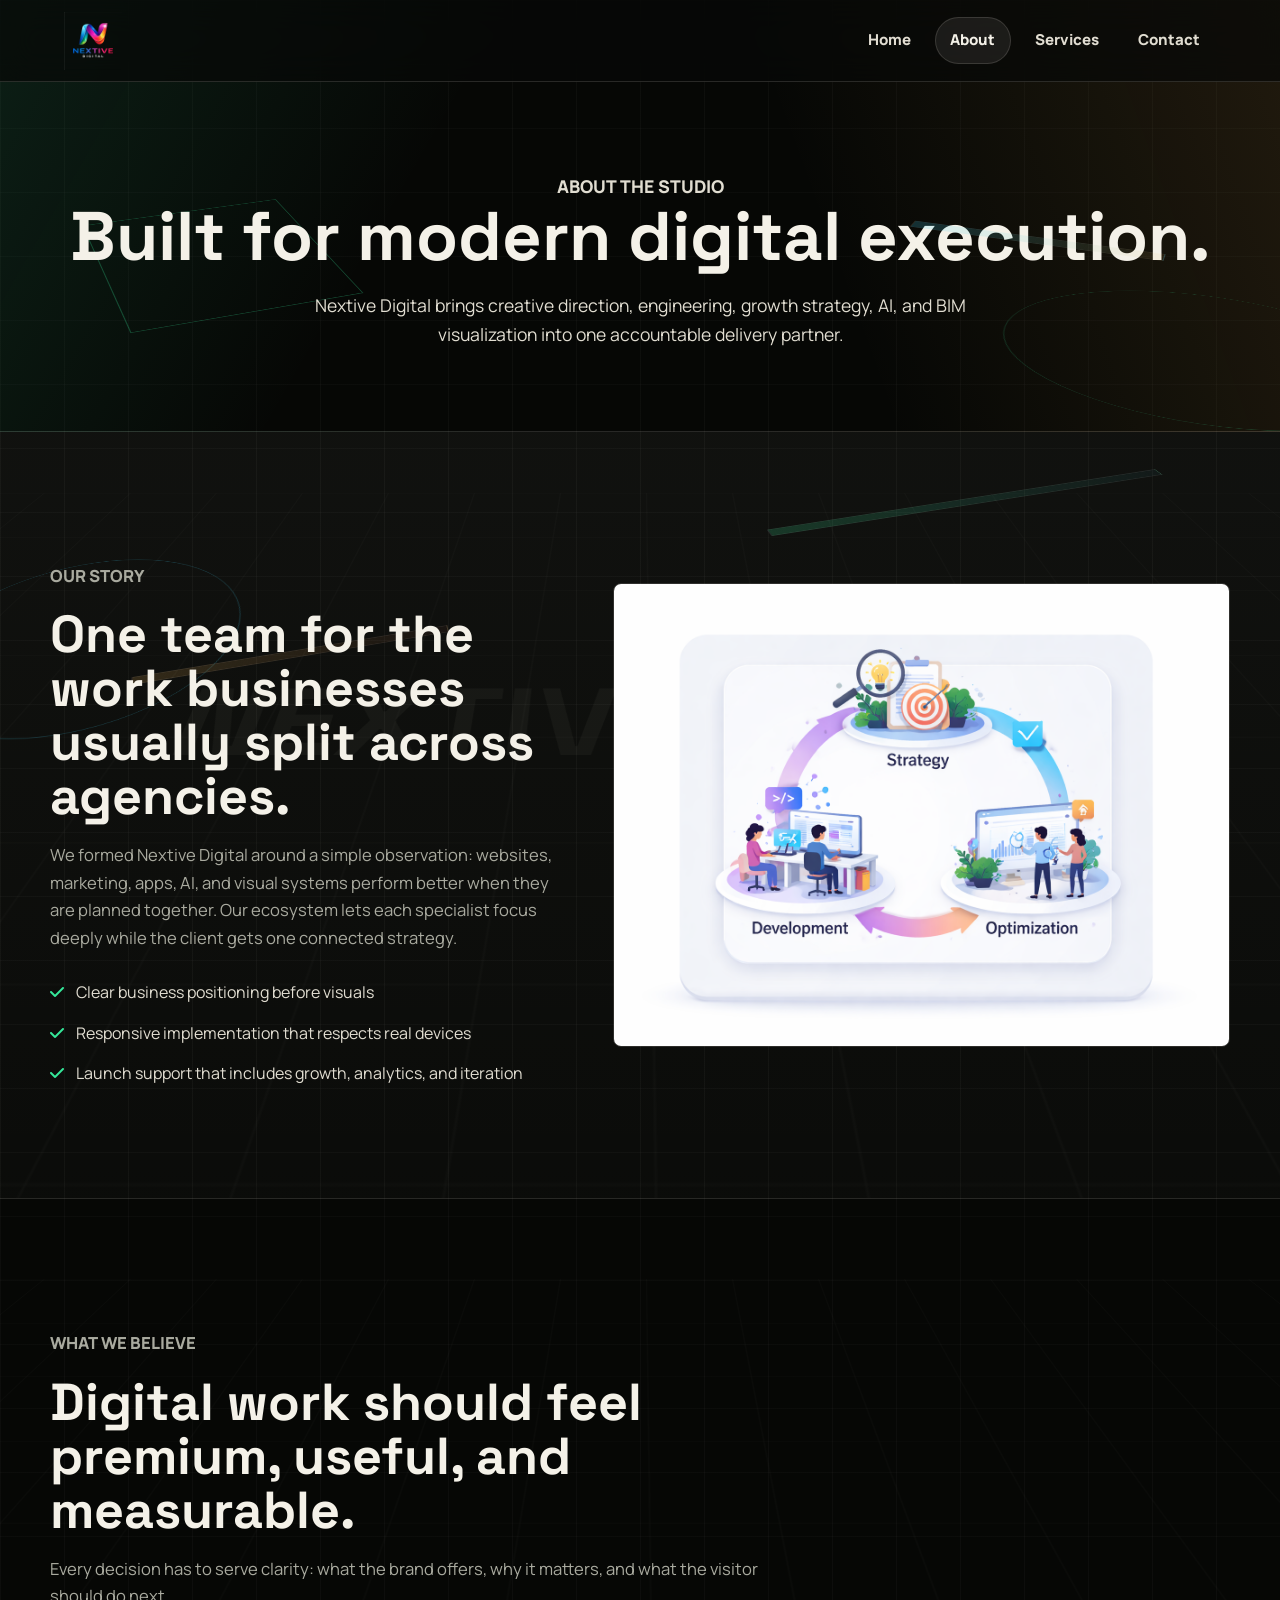
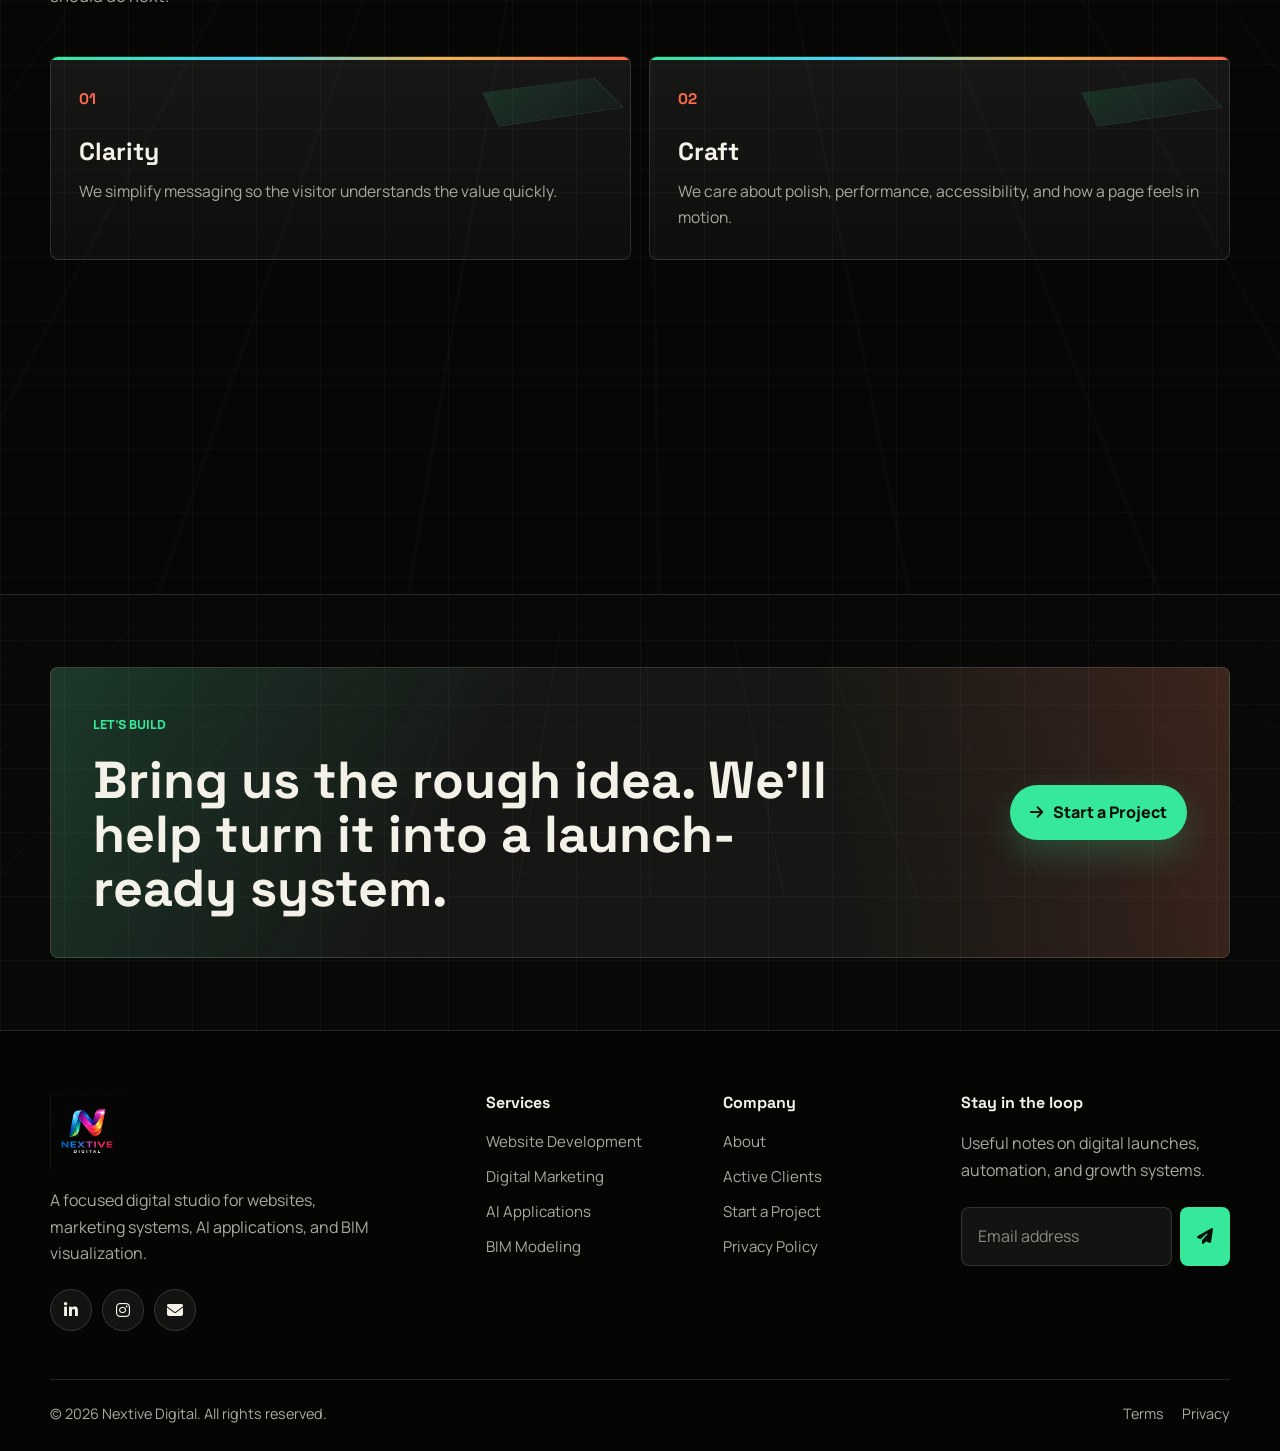
<file: about.html>
<!DOCTYPE html>
<html lang="en">
<head>
    <meta charset="UTF-8">
    <meta name="viewport" content="width=device-width, initial-scale=1.0">
    <title>About | Nextive Digital</title>
    <meta name="description" content="Learn how Nextive Digital brings web development, marketing, AI applications, and BIM expertise into one focused digital studio.">
    <meta name="theme-color" content="#080907">
    <link rel="preconnect" href="https://fonts.googleapis.com">
    <link rel="preconnect" href="https://fonts.gstatic.com" crossorigin>
    <link href="https://fonts.googleapis.com/css2?family=Manrope:wght@400;500;600;700;800&family=Space+Grotesk:wght@500;600;700&display=swap" rel="stylesheet">
    <link rel="stylesheet" href="https://cdnjs.cloudflare.com/ajax/libs/font-awesome/6.4.0/css/all.min.css">
    <link rel="stylesheet" href="./css/styles.css">
</head>
<body>
    <nav class="navbar" aria-label="Primary navigation">
        <a href="index.html" class="logo" aria-label="Nextive Digital home">
            <img src="./assets/images/nextive-logo.png" alt="Nextive Digital" class="header-logo-img">
        </a>
        <div class="nav-links" id="nav-links">
            <a href="index.html">Home</a>
            <a href="about.html" class="active">About</a>
            <a href="services.html">Services</a>
            <a href="contact.html">Contact</a>
        </div>
        <button class="nav-toggle" id="nav-toggle" type="button" aria-label="Open menu" aria-expanded="false" aria-controls="nav-links">
            <span></span><span></span><span></span>
        </button>
    </nav>

    <main>
        <header class="page-hero">
            <div class="container fade-up">
                <p class="section-kicker">About the Studio</p>
                <h1>Built for modern digital execution.</h1>
                <p>Nextive Digital brings creative direction, engineering, growth strategy, AI, and BIM visualization into one accountable delivery partner.</p>
            </div>
        </header>

        <section class="section section-light">
            <div class="container feature-panel">
                <div class="feature-copy fade-up">
                    <p class="section-kicker">Our Story</p>
                    <h2>One team for the work businesses usually split across agencies.</h2>
                    <p>
                        We formed Nextive Digital around a simple observation: websites, marketing, apps, AI, and visual systems perform better when they are planned together. Our ecosystem lets each specialist focus deeply while the client gets one connected strategy.
                    </p>
                    <ul class="check-list">
                        <li><i class="fa-solid fa-check"></i> Clear business positioning before visuals</li>
                        <li><i class="fa-solid fa-check"></i> Responsive implementation that respects real devices</li>
                        <li><i class="fa-solid fa-check"></i> Launch support that includes growth, analytics, and iteration</li>
                    </ul>
                </div>
                <div class="feature-image fade-up">
                    <img src="./assets/images/strategy.png" alt="Nextive Digital planning and strategy">
                </div>
            </div>
        </section>

        <section class="section section-dark">
            <div class="container">
                <div class="section-heading fade-up">
                    <p class="section-kicker">What We Believe</p>
                    <h2>Digital work should feel premium, useful, and measurable.</h2>
                    <p>Every decision has to serve clarity: what the brand offers, why it matters, and what the visitor should do next.</p>
                </div>
                <div class="process-grid">
                    <article class="process-step fade-up">
                        <span>01</span>
                        <h3>Clarity</h3>
                        <p>We simplify messaging so the visitor understands the value quickly.</p>
                    </article>
                    <article class="process-step fade-up">
                        <span>02</span>
                        <h3>Craft</h3>
                        <p>We care about polish, performance, accessibility, and how a page feels in motion.</p>
                    </article>
                    <article class="process-step fade-up">
                        <span>03</span>
                        <h3>Momentum</h3>
                        <p>We build sites and systems that support marketing, leads, and business growth.</p>
                    </article>
                    <article class="process-step fade-up">
                        <span>04</span>
                        <h3>Accountability</h3>
                        <p>We keep project communication direct, practical, and oriented around outcomes.</p>
                    </article>
                </div>
            </div>
        </section>

        <section class="section section-cta">
            <div class="container cta-band fade-up">
                <div>
                    <p class="section-kicker">Let’s Build</p>
                    <h2>Bring us the rough idea. We’ll help turn it into a launch-ready system.</h2>
                </div>
                <a href="contact.html" class="btn btn-primary"><i class="fa-solid fa-arrow-right"></i> Start a Project</a>
            </div>
        </section>
    </main>

    <footer class="site-footer">
        <div class="container footer-main">
            <div class="footer-brand">
                <a href="index.html" class="logo" aria-label="Nextive Digital home">
                    <img src="./assets/images/nextive-logo.png" alt="Nextive Digital" class="footer-logo-img">
                </a>
                <p>A focused digital studio for websites, marketing systems, AI applications, and BIM visualization.</p>
                <div class="social-links">
                    <a href="https://www.linkedin.com/in/nextive-digital-071125400" target="_blank" rel="noopener" aria-label="LinkedIn"><i class="fa-brands fa-linkedin-in"></i></a>
                    <a href="https://www.instagram.com/nextive.digital?igsh=MW03cmpjMHRhemNlNA==" target="_blank" rel="noopener" aria-label="Instagram"><i class="fa-brands fa-instagram"></i></a>
                    <a href="mailto:support@nextivedigital.com" aria-label="Email"><i class="fa-solid fa-envelope"></i></a>
                </div>
            </div>
            <div class="footer-col">
                <h4>Services</h4>
                <a href="services.html">Website Development</a>
                <a href="services.html">Digital Marketing</a>
                <a href="services.html">AI Applications</a>
                <a href="services.html">BIM Modeling</a>
            </div>
            <div class="footer-col">
                <h4>Company</h4>
                <a href="about.html">About</a>
                <a href="index.html#clients">Active Clients</a>
                <a href="contact.html">Start a Project</a>
                <a href="privacy.html">Privacy Policy</a>
            </div>
            <div class="footer-col">
                <h4>Stay in the loop</h4>
                <p>Useful notes on digital launches, automation, and growth systems.</p>
                <form class="newsletter-form" data-netlify="true" name="newsletter">
                    <input type="email" name="email" placeholder="Email address" aria-label="Email address" required>
                    <button type="submit" aria-label="Subscribe"><i class="fa-solid fa-paper-plane"></i></button>
                </form>
            </div>
        </div>
        <div class="container footer-bottom">
            <p>&copy; 2026 Nextive Digital. All rights reserved.</p>
            <div class="legal-links">
                <a href="terms.html">Terms</a>
                <a href="privacy.html">Privacy</a>
            </div>
        </div>
    </footer>

    <script defer src="./js/script.js"></script>
</body>
</html>
</file>
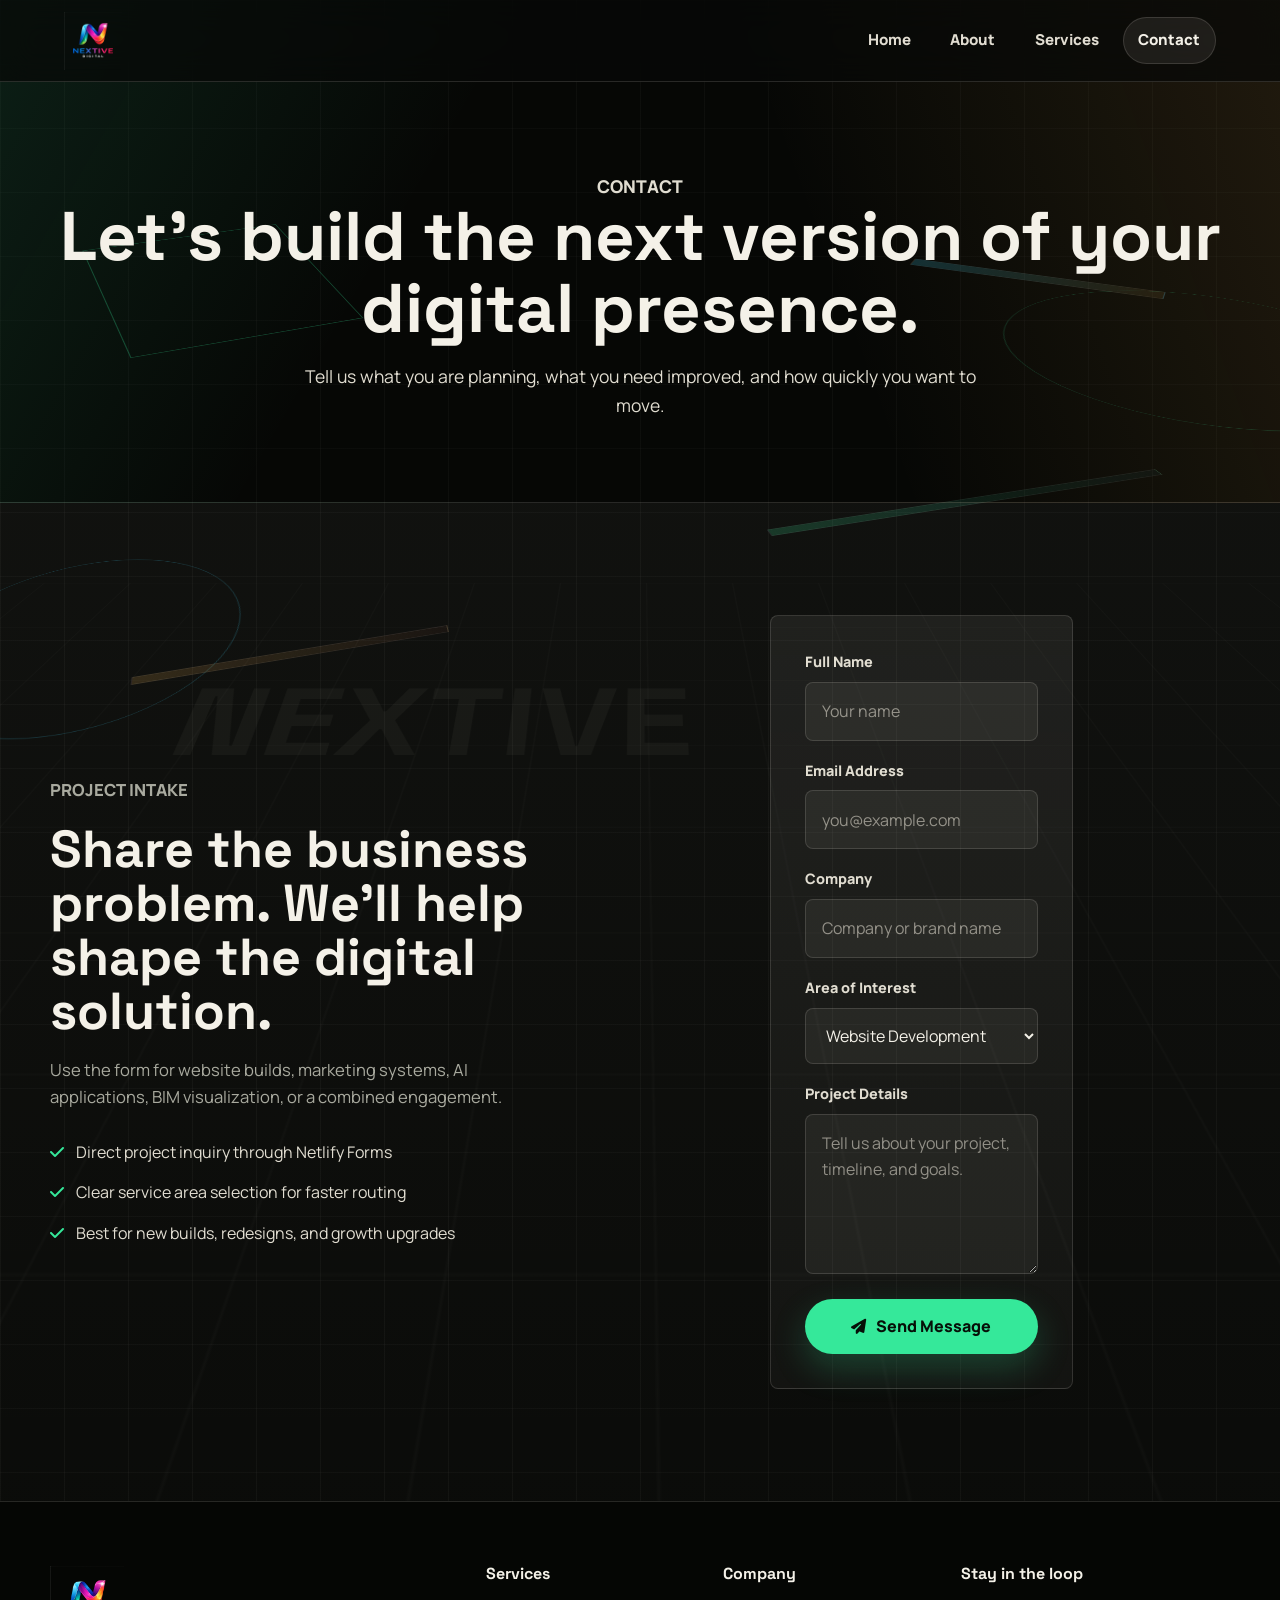
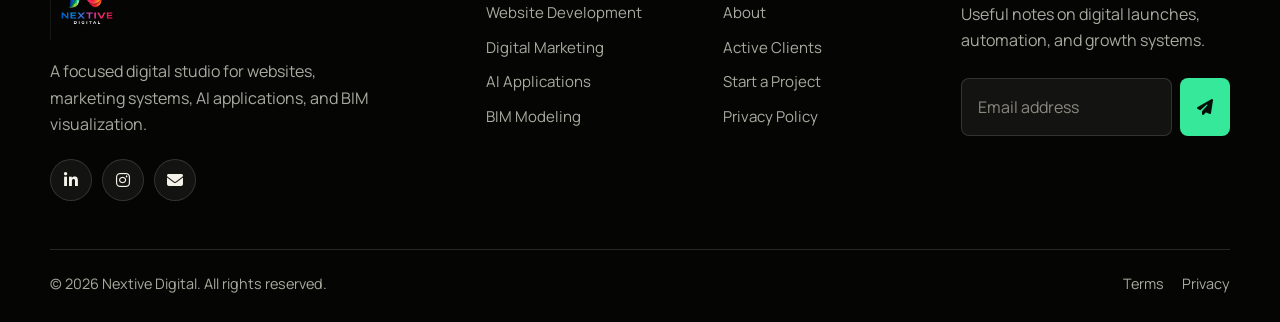
<file: contact.html>
<!DOCTYPE html>
<html lang="en">
<head>
    <meta charset="UTF-8">
    <meta name="viewport" content="width=device-width, initial-scale=1.0">
    <title>Contact | Nextive Digital</title>
    <meta name="description" content="Contact Nextive Digital to discuss website development, digital marketing, AI app development, or BIM visualization projects.">
    <meta name="theme-color" content="#080907">
    <link rel="preconnect" href="https://fonts.googleapis.com">
    <link rel="preconnect" href="https://fonts.gstatic.com" crossorigin>
    <link href="https://fonts.googleapis.com/css2?family=Manrope:wght@400;500;600;700;800&family=Space+Grotesk:wght@500;600;700&display=swap" rel="stylesheet">
    <link rel="stylesheet" href="https://cdnjs.cloudflare.com/ajax/libs/font-awesome/6.4.0/css/all.min.css">
    <link rel="stylesheet" href="./css/styles.css">
</head>
<body>
    <nav class="navbar" aria-label="Primary navigation">
        <a href="index.html" class="logo" aria-label="Nextive Digital home">
            <img src="./assets/images/nextive-logo.png" alt="Nextive Digital" class="header-logo-img">
        </a>
        <div class="nav-links" id="nav-links">
            <a href="index.html">Home</a>
            <a href="about.html">About</a>
            <a href="services.html">Services</a>
            <a href="contact.html" class="active">Contact</a>
        </div>
        <button class="nav-toggle" id="nav-toggle" type="button" aria-label="Open menu" aria-expanded="false" aria-controls="nav-links">
            <span></span><span></span><span></span>
        </button>
    </nav>

    <main>
        <header class="page-hero">
            <div class="container fade-up">
                <p class="section-kicker">Contact</p>
                <h1>Let’s build the next version of your digital presence.</h1>
                <p>Tell us what you are planning, what you need improved, and how quickly you want to move.</p>
            </div>
        </header>

        <section class="section section-light">
            <div class="container feature-panel">
                <div class="feature-copy fade-up">
                    <p class="section-kicker">Project Intake</p>
                    <h2>Share the business problem. We’ll help shape the digital solution.</h2>
                    <p>Use the form for website builds, marketing systems, AI applications, BIM visualization, or a combined engagement.</p>
                    <ul class="check-list">
                        <li><i class="fa-solid fa-check"></i> Direct project inquiry through Netlify Forms</li>
                        <li><i class="fa-solid fa-check"></i> Clear service area selection for faster routing</li>
                        <li><i class="fa-solid fa-check"></i> Best for new builds, redesigns, and growth upgrades</li>
                    </ul>
                </div>

                <div class="form-container fade-up">
                    <form id="contactForm" name="contact" method="POST" action="/" data-netlify="true">
                        <input type="hidden" name="form-name" value="contact">

                        <div class="form-group">
                            <label for="name">Full Name</label>
                            <input type="text" id="name" name="name" class="form-control" required placeholder="Your name">
                        </div>

                        <div class="form-group">
                            <label for="email">Email Address</label>
                            <input type="email" id="email" name="email" class="form-control" required placeholder="you@example.com">
                        </div>

                        <div class="form-group">
                            <label for="company">Company</label>
                            <input type="text" id="company" name="company" class="form-control" placeholder="Company or brand name">
                        </div>

                        <div class="form-group">
                            <label for="interest">Area of Interest</label>
                            <select id="interest" name="interest" class="form-control">
                                <option value="Website Development">Website Development</option>
                                <option value="Digital Marketing">Digital Marketing</option>
                                <option value="AI and App Development">AI and App Development</option>
                                <option value="BIM and 3D Visualization">BIM and 3D Visualization</option>
                                <option value="Full Digital Ecosystem">Full Digital Ecosystem</option>
                            </select>
                        </div>

                        <div class="form-group">
                            <label for="message">Project Details</label>
                            <textarea id="message" name="message" class="form-control" required placeholder="Tell us about your project, timeline, and goals."></textarea>
                        </div>

                        <button type="submit" class="btn btn-primary submit-btn">
                            <i class="fa-solid fa-paper-plane"></i>
                            Send Message
                        </button>
                    </form>
                </div>
            </div>
        </section>
    </main>

    <footer class="site-footer">
        <div class="container footer-main">
            <div class="footer-brand">
                <a href="index.html" class="logo" aria-label="Nextive Digital home">
                    <img src="./assets/images/nextive-logo.png" alt="Nextive Digital" class="footer-logo-img">
                </a>
                <p>A focused digital studio for websites, marketing systems, AI applications, and BIM visualization.</p>
                <div class="social-links">
                    <a href="https://www.linkedin.com/in/nextive-digital-071125400" target="_blank" rel="noopener" aria-label="LinkedIn"><i class="fa-brands fa-linkedin-in"></i></a>
                    <a href="https://www.instagram.com/nextive.digital?igsh=MW03cmpjMHRhemNlNA==" target="_blank" rel="noopener" aria-label="Instagram"><i class="fa-brands fa-instagram"></i></a>
                    <a href="mailto:support@nextivedigital.com" aria-label="Email"><i class="fa-solid fa-envelope"></i></a>
                </div>
            </div>
            <div class="footer-col">
                <h4>Services</h4>
                <a href="services.html">Website Development</a>
                <a href="services.html">Digital Marketing</a>
                <a href="services.html">AI Applications</a>
                <a href="services.html">BIM Modeling</a>
            </div>
            <div class="footer-col">
                <h4>Company</h4>
                <a href="about.html">About</a>
                <a href="index.html#clients">Active Clients</a>
                <a href="contact.html">Start a Project</a>
                <a href="privacy.html">Privacy Policy</a>
            </div>
            <div class="footer-col">
                <h4>Stay in the loop</h4>
                <p>Useful notes on digital launches, automation, and growth systems.</p>
                <form class="newsletter-form" data-netlify="true" name="newsletter">
                    <input type="email" name="email" placeholder="Email address" aria-label="Email address" required>
                    <button type="submit" aria-label="Subscribe"><i class="fa-solid fa-paper-plane"></i></button>
                </form>
            </div>
        </div>
        <div class="container footer-bottom">
            <p>&copy; 2026 Nextive Digital. All rights reserved.</p>
            <div class="legal-links">
                <a href="terms.html">Terms</a>
                <a href="privacy.html">Privacy</a>
            </div>
        </div>
    </footer>

    <script defer src="./js/script.js"></script>
</body>
</html>
</file>
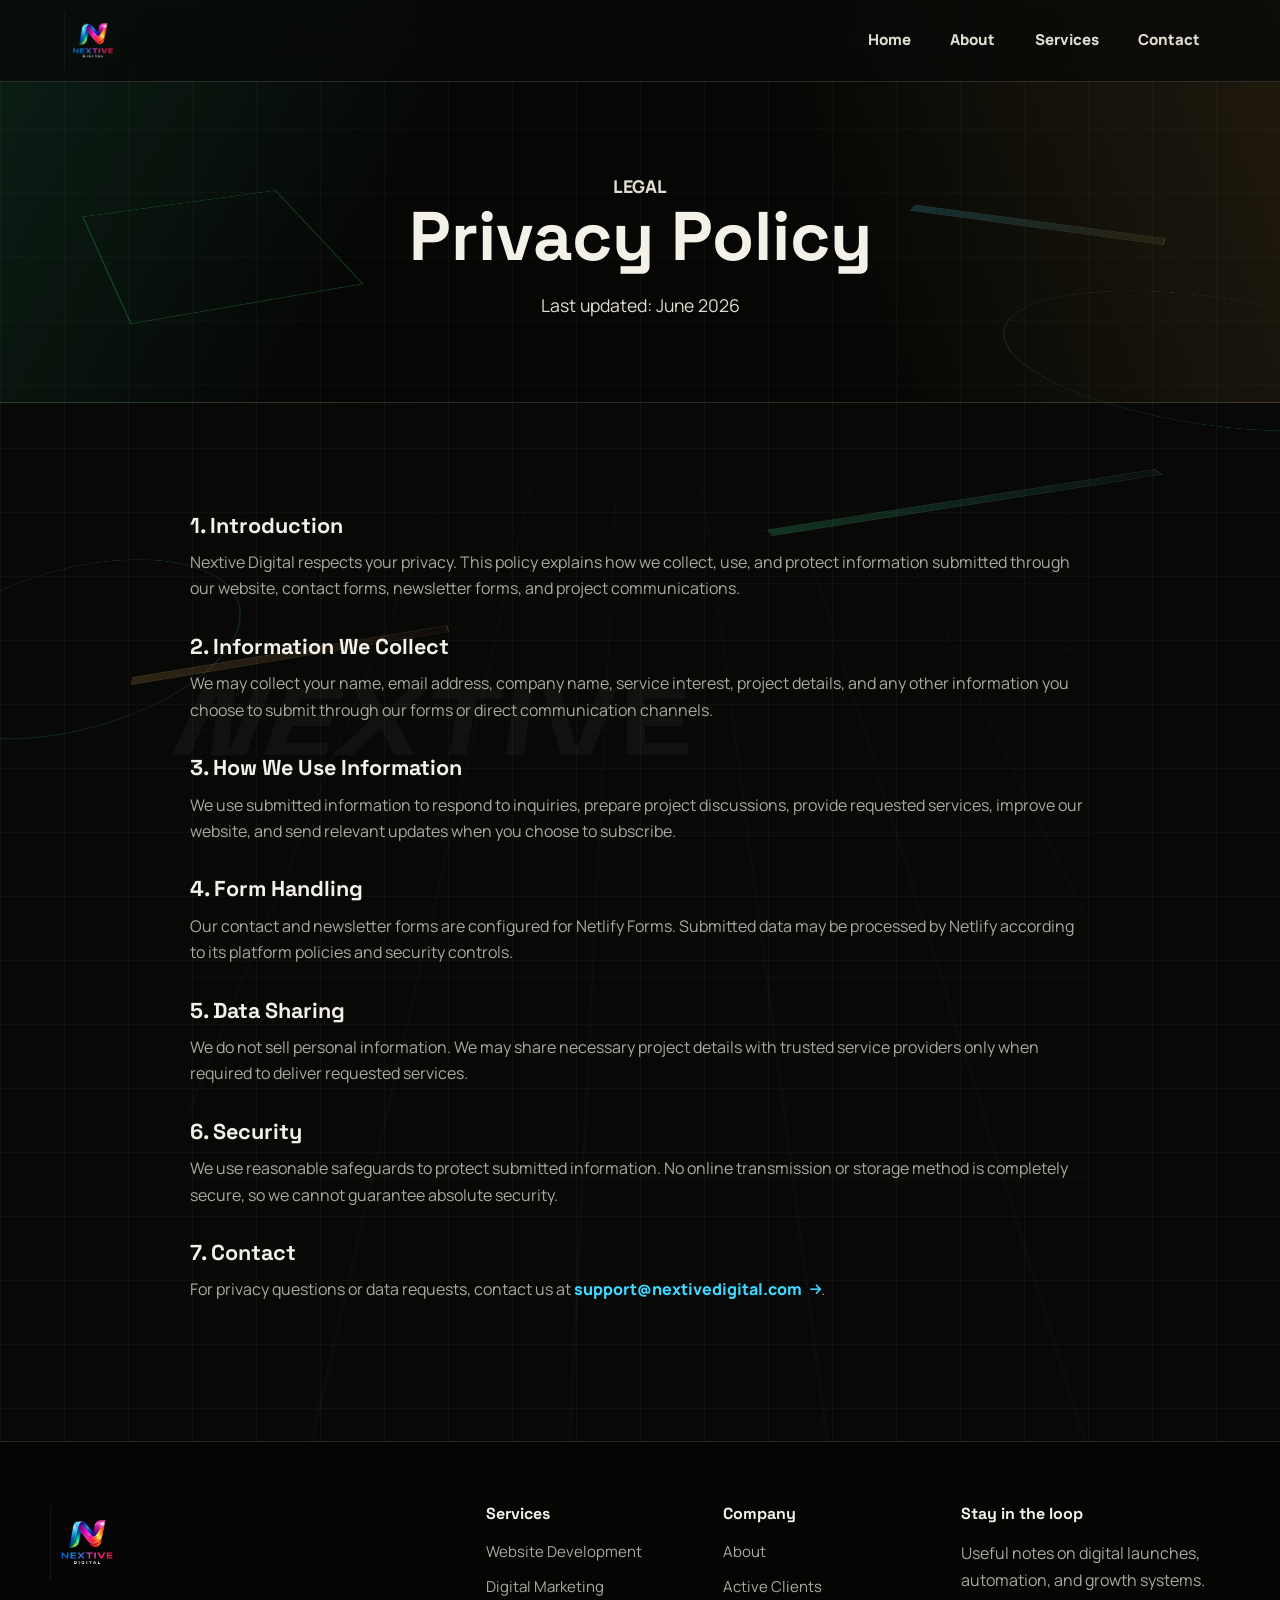
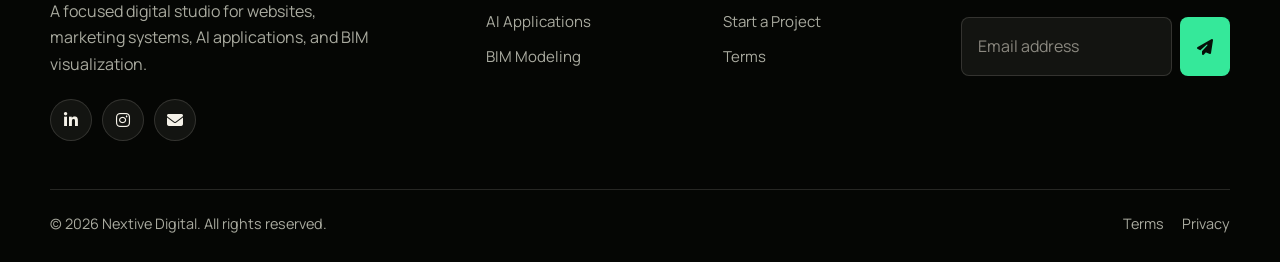
<file: privacy.html>
<!DOCTYPE html>
<html lang="en">
<head>
    <meta charset="UTF-8">
    <meta name="viewport" content="width=device-width, initial-scale=1.0">
    <title>Privacy | Nextive Digital</title>
    <meta name="description" content="Privacy policy for the Nextive Digital website and project inquiry forms.">
    <meta name="theme-color" content="#080907">
    <link rel="preconnect" href="https://fonts.googleapis.com">
    <link rel="preconnect" href="https://fonts.gstatic.com" crossorigin>
    <link href="https://fonts.googleapis.com/css2?family=Manrope:wght@400;500;600;700;800&family=Space+Grotesk:wght@500;600;700&display=swap" rel="stylesheet">
    <link rel="stylesheet" href="https://cdnjs.cloudflare.com/ajax/libs/font-awesome/6.4.0/css/all.min.css">
    <link rel="stylesheet" href="./css/styles.css">
</head>
<body>
    <nav class="navbar" aria-label="Primary navigation">
        <a href="index.html" class="logo" aria-label="Nextive Digital home">
            <img src="./assets/images/nextive-logo.png" alt="Nextive Digital" class="header-logo-img">
        </a>
        <div class="nav-links" id="nav-links">
            <a href="index.html">Home</a>
            <a href="about.html">About</a>
            <a href="services.html">Services</a>
            <a href="contact.html">Contact</a>
        </div>
        <button class="nav-toggle" id="nav-toggle" type="button" aria-label="Open menu" aria-expanded="false" aria-controls="nav-links">
            <span></span><span></span><span></span>
        </button>
    </nav>

    <main>
        <header class="page-hero">
            <div class="container fade-up">
                <p class="section-kicker">Legal</p>
                <h1>Privacy Policy</h1>
                <p>Last updated: June 2026</p>
            </div>
        </header>

        <section class="section container">
            <div class="fade-up">
                <h3>1. Introduction</h3>
                <p>Nextive Digital respects your privacy. This policy explains how we collect, use, and protect information submitted through our website, contact forms, newsletter forms, and project communications.</p>

                <h3>2. Information We Collect</h3>
                <p>We may collect your name, email address, company name, service interest, project details, and any other information you choose to submit through our forms or direct communication channels.</p>

                <h3>3. How We Use Information</h3>
                <p>We use submitted information to respond to inquiries, prepare project discussions, provide requested services, improve our website, and send relevant updates when you choose to subscribe.</p>

                <h3>4. Form Handling</h3>
                <p>Our contact and newsletter forms are configured for Netlify Forms. Submitted data may be processed by Netlify according to its platform policies and security controls.</p>

                <h3>5. Data Sharing</h3>
                <p>We do not sell personal information. We may share necessary project details with trusted service providers only when required to deliver requested services.</p>

                <h3>6. Security</h3>
                <p>We use reasonable safeguards to protect submitted information. No online transmission or storage method is completely secure, so we cannot guarantee absolute security.</p>

                <h3>7. Contact</h3>
                <p>For privacy questions or data requests, contact us at <a class="text-link" href="mailto:support@nextivedigital.com">support@nextivedigital.com</a>.</p>
            </div>
        </section>
    </main>

    <footer class="site-footer">
        <div class="container footer-main">
            <div class="footer-brand">
                <a href="index.html" class="logo" aria-label="Nextive Digital home">
                    <img src="./assets/images/nextive-logo.png" alt="Nextive Digital" class="footer-logo-img">
                </a>
                <p>A focused digital studio for websites, marketing systems, AI applications, and BIM visualization.</p>
                <div class="social-links">
                    <a href="https://www.linkedin.com/in/nextive-digital-071125400" target="_blank" rel="noopener" aria-label="LinkedIn"><i class="fa-brands fa-linkedin-in"></i></a>
                    <a href="https://www.instagram.com/nextive.digital?igsh=MW03cmpjMHRhemNlNA==" target="_blank" rel="noopener" aria-label="Instagram"><i class="fa-brands fa-instagram"></i></a>
                    <a href="mailto:support@nextivedigital.com" aria-label="Email"><i class="fa-solid fa-envelope"></i></a>
                </div>
            </div>
            <div class="footer-col">
                <h4>Services</h4>
                <a href="services.html">Website Development</a>
                <a href="services.html">Digital Marketing</a>
                <a href="services.html">AI Applications</a>
                <a href="services.html">BIM Modeling</a>
            </div>
            <div class="footer-col">
                <h4>Company</h4>
                <a href="about.html">About</a>
                <a href="index.html#clients">Active Clients</a>
                <a href="contact.html">Start a Project</a>
                <a href="terms.html">Terms</a>
            </div>
            <div class="footer-col">
                <h4>Stay in the loop</h4>
                <p>Useful notes on digital launches, automation, and growth systems.</p>
                <form class="newsletter-form" data-netlify="true" name="newsletter">
                    <input type="email" name="email" placeholder="Email address" aria-label="Email address" required>
                    <button type="submit" aria-label="Subscribe"><i class="fa-solid fa-paper-plane"></i></button>
                </form>
            </div>
        </div>
        <div class="container footer-bottom">
            <p>&copy; 2026 Nextive Digital. All rights reserved.</p>
            <div class="legal-links">
                <a href="terms.html">Terms</a>
                <a href="privacy.html">Privacy</a>
            </div>
        </div>
    </footer>

    <script defer src="./js/script.js"></script>
</body>
</html>
</file>
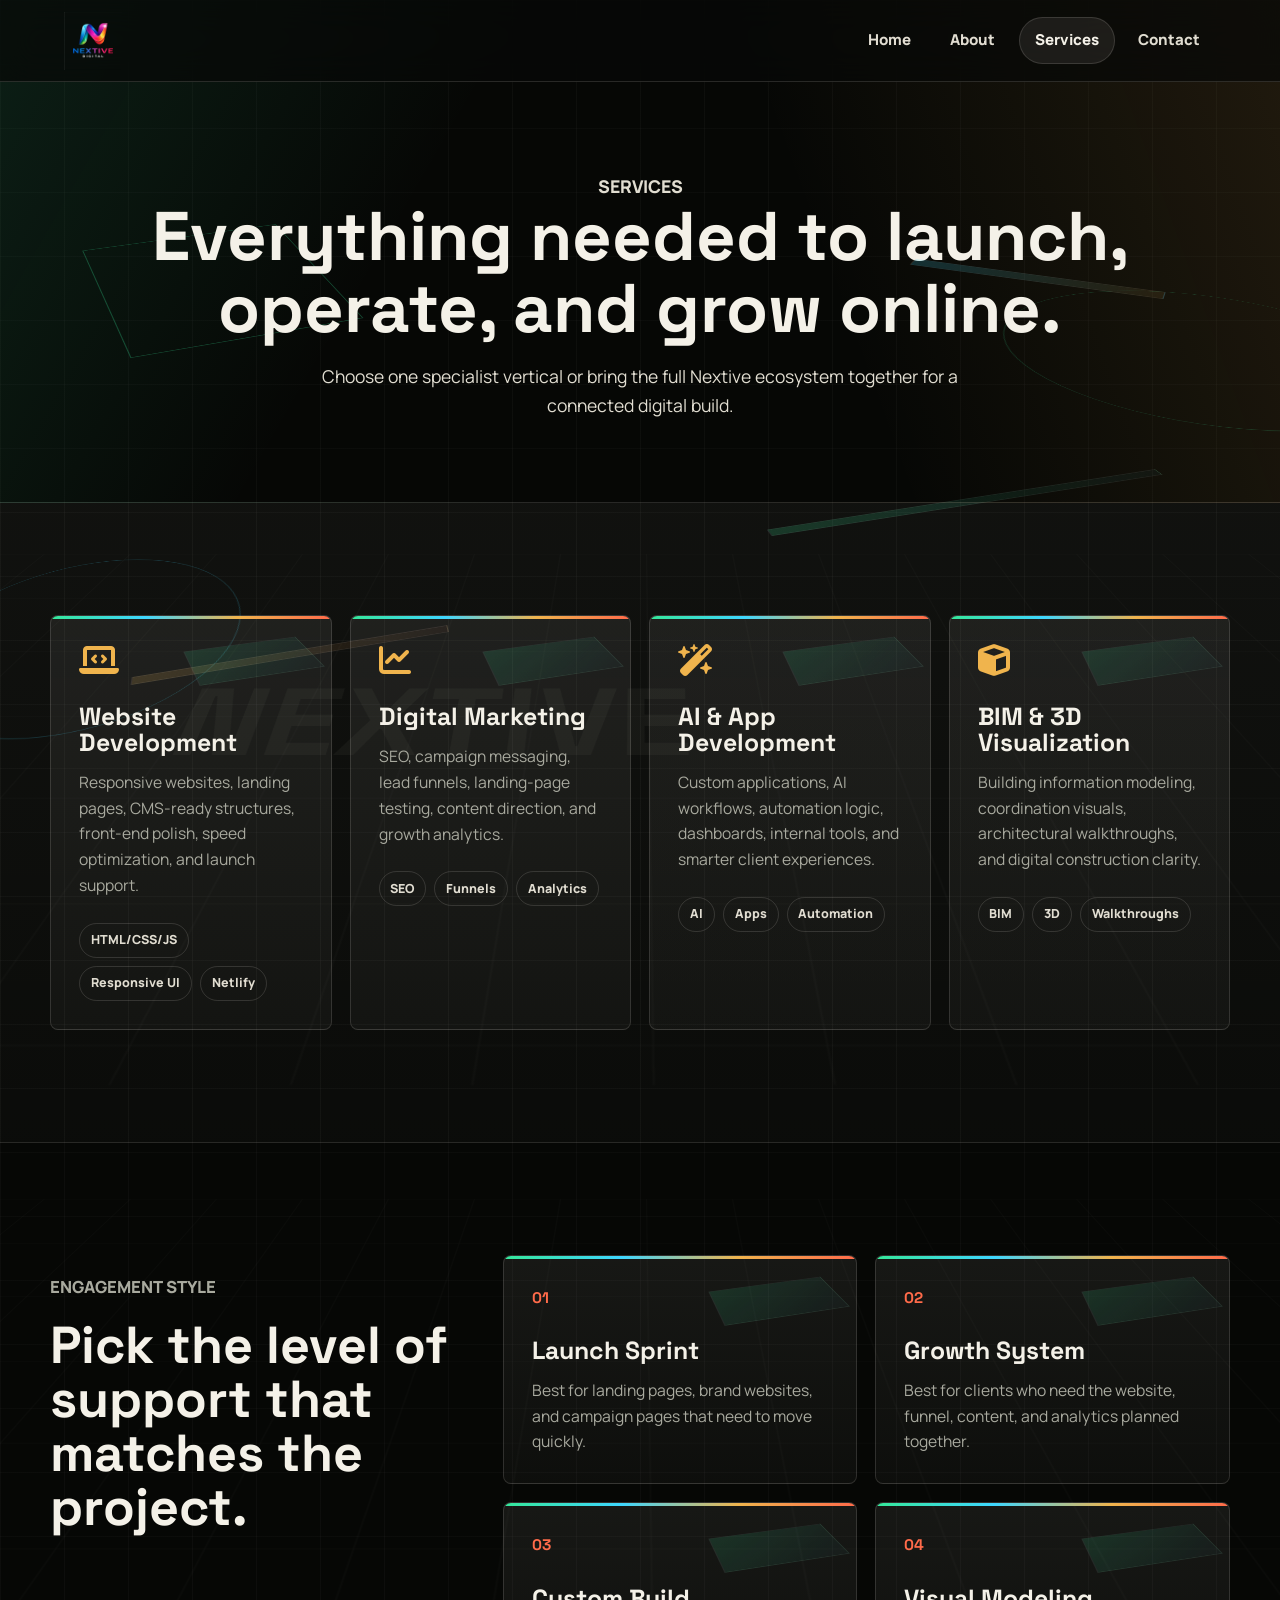
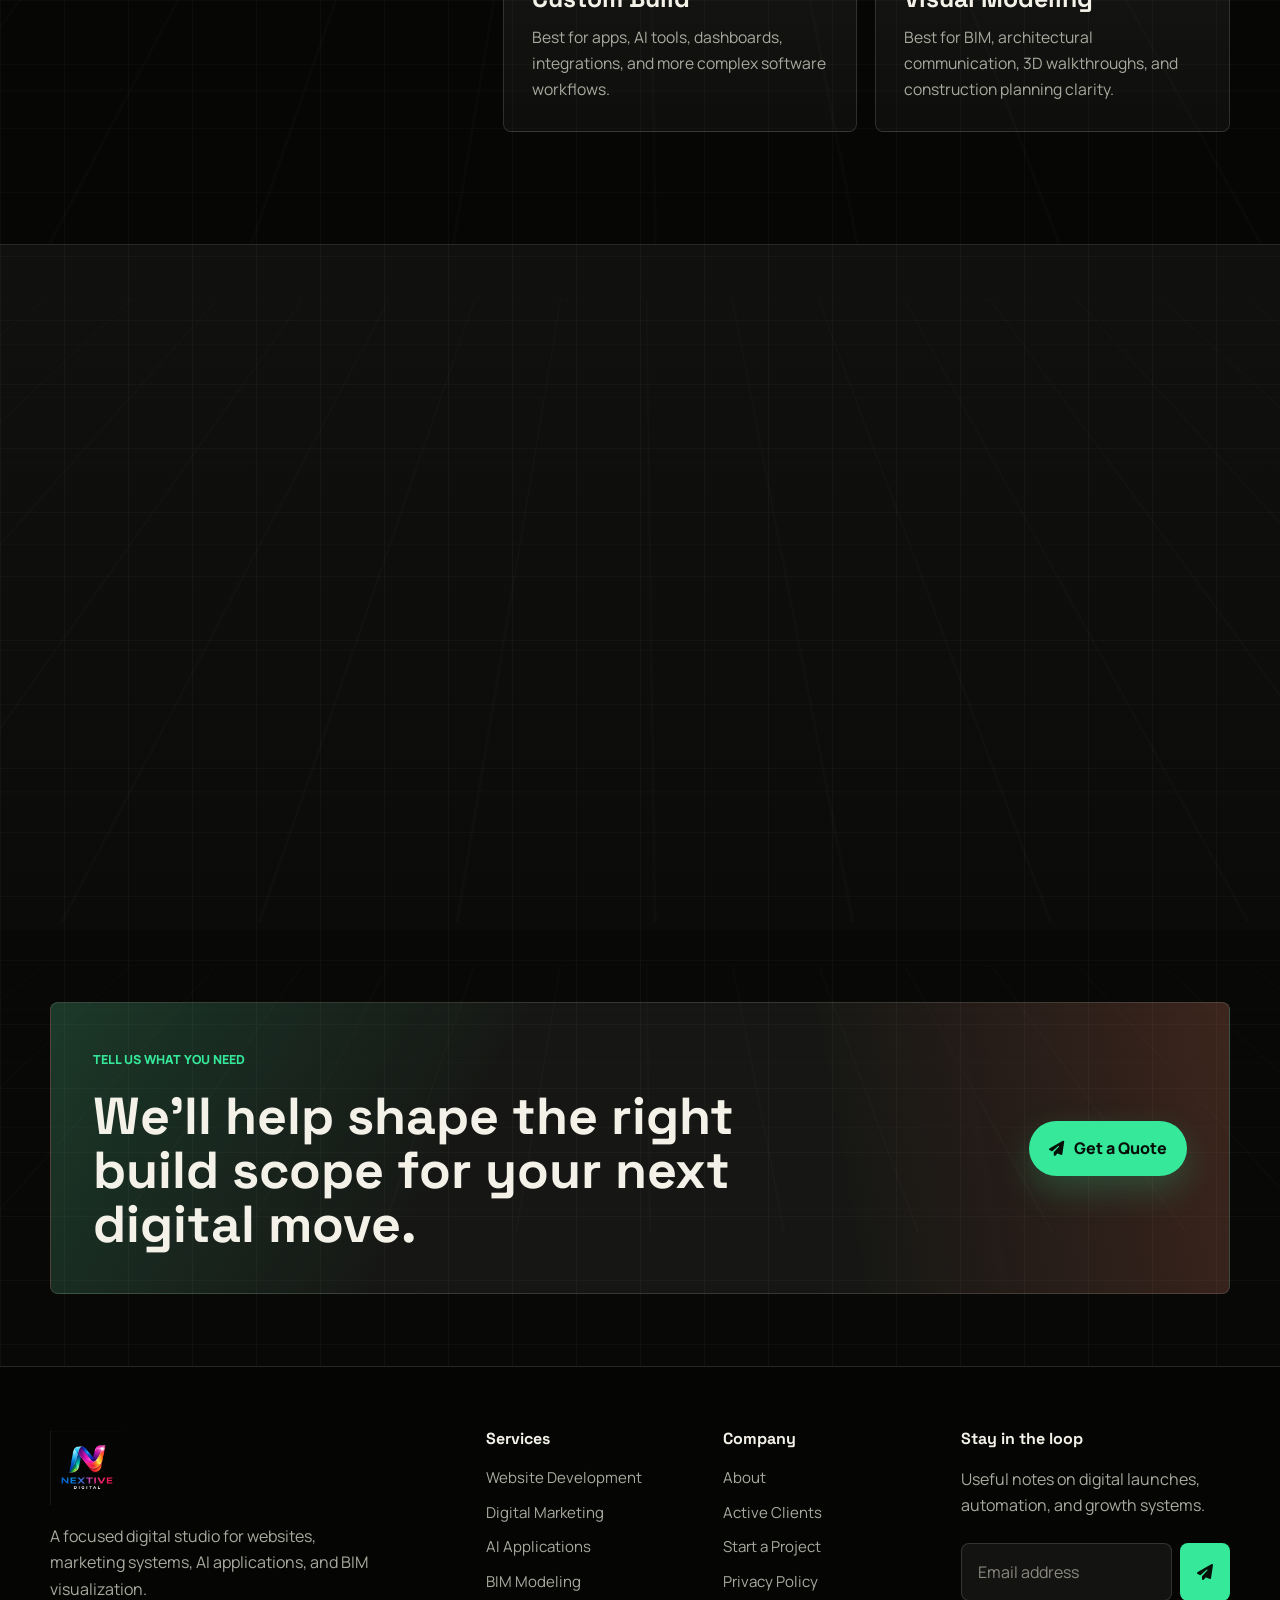
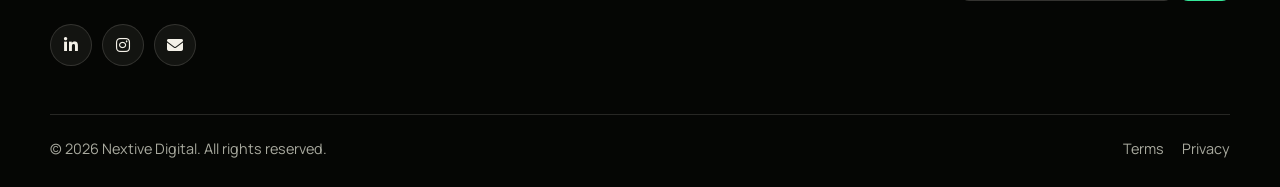
<file: services.html>
<!DOCTYPE html>
<html lang="en">
<head>
    <meta charset="UTF-8">
    <meta name="viewport" content="width=device-width, initial-scale=1.0">
    <title>Services | Nextive Digital</title>
    <meta name="description" content="Explore Nextive Digital services across website development, digital marketing, AI applications, software development, and BIM modeling.">
    <meta name="theme-color" content="#080907">
    <link rel="preconnect" href="https://fonts.googleapis.com">
    <link rel="preconnect" href="https://fonts.gstatic.com" crossorigin>
    <link href="https://fonts.googleapis.com/css2?family=Manrope:wght@400;500;600;700;800&family=Space+Grotesk:wght@500;600;700&display=swap" rel="stylesheet">
    <link rel="stylesheet" href="https://cdnjs.cloudflare.com/ajax/libs/font-awesome/6.4.0/css/all.min.css">
    <link rel="stylesheet" href="./css/styles.css">
</head>
<body>
    <nav class="navbar" aria-label="Primary navigation">
        <a href="index.html" class="logo" aria-label="Nextive Digital home">
            <img src="./assets/images/nextive-logo.png" alt="Nextive Digital" class="header-logo-img">
        </a>
        <div class="nav-links" id="nav-links">
            <a href="index.html">Home</a>
            <a href="about.html">About</a>
            <a href="services.html" class="active">Services</a>
            <a href="contact.html">Contact</a>
        </div>
        <button class="nav-toggle" id="nav-toggle" type="button" aria-label="Open menu" aria-expanded="false" aria-controls="nav-links">
            <span></span><span></span><span></span>
        </button>
    </nav>

    <main>
        <header class="page-hero">
            <div class="container fade-up">
                <p class="section-kicker">Services</p>
                <h1>Everything needed to launch, operate, and grow online.</h1>
                <p>Choose one specialist vertical or bring the full Nextive ecosystem together for a connected digital build.</p>
            </div>
        </header>

        <section class="section section-light">
            <div class="container">
                <div class="solutions-grid">
                    <article class="solution-card fade-up">
                        <i class="fa-solid fa-laptop-code"></i>
                        <h3>Website Development</h3>
                        <p>Responsive websites, landing pages, CMS-ready structures, front-end polish, speed optimization, and launch support.</p>
                        <div class="tag-row">
                            <span>HTML/CSS/JS</span>
                            <span>Responsive UI</span>
                            <span>Netlify</span>
                        </div>
                    </article>
                    <article class="solution-card fade-up">
                        <i class="fa-solid fa-chart-line"></i>
                        <h3>Digital Marketing</h3>
                        <p>SEO, campaign messaging, lead funnels, landing-page testing, content direction, and growth analytics.</p>
                        <div class="tag-row">
                            <span>SEO</span>
                            <span>Funnels</span>
                            <span>Analytics</span>
                        </div>
                    </article>
                    <article class="solution-card fade-up">
                        <i class="fa-solid fa-wand-magic-sparkles"></i>
                        <h3>AI & App Development</h3>
                        <p>Custom applications, AI workflows, automation logic, dashboards, internal tools, and smarter client experiences.</p>
                        <div class="tag-row">
                            <span>AI</span>
                            <span>Apps</span>
                            <span>Automation</span>
                        </div>
                    </article>
                    <article class="solution-card fade-up">
                        <i class="fa-solid fa-cube"></i>
                        <h3>BIM & 3D Visualization</h3>
                        <p>Building information modeling, coordination visuals, architectural walkthroughs, and digital construction clarity.</p>
                        <div class="tag-row">
                            <span>BIM</span>
                            <span>3D</span>
                            <span>Walkthroughs</span>
                        </div>
                    </article>
                </div>
            </div>
        </section>

        <section class="section section-dark">
            <div class="container process-layout">
                <div class="section-heading fade-up">
                    <p class="section-kicker">Engagement Style</p>
                    <h2>Pick the level of support that matches the project.</h2>
                </div>
                <div class="process-grid">
                    <article class="process-step fade-up">
                        <span>01</span>
                        <h3>Launch Sprint</h3>
                        <p>Best for landing pages, brand websites, and campaign pages that need to move quickly.</p>
                    </article>
                    <article class="process-step fade-up">
                        <span>02</span>
                        <h3>Growth System</h3>
                        <p>Best for clients who need the website, funnel, content, and analytics planned together.</p>
                    </article>
                    <article class="process-step fade-up">
                        <span>03</span>
                        <h3>Custom Build</h3>
                        <p>Best for apps, AI tools, dashboards, integrations, and more complex software workflows.</p>
                    </article>
                    <article class="process-step fade-up">
                        <span>04</span>
                        <h3>Visual Modeling</h3>
                        <p>Best for BIM, architectural communication, 3D walkthroughs, and construction planning clarity.</p>
                    </article>
                </div>
            </div>
        </section>

        <section class="section section-light">
            <div class="container feature-panel">
                <div class="feature-image fade-up">
                    <img src="./assets/images/infrastructure.png" alt="Nextive Digital technology infrastructure">
                </div>
                <div class="feature-copy fade-up">
                    <p class="section-kicker">Senior Delivery</p>
                    <h2>Built to look sharp, load fast, and keep working after launch.</h2>
                    <p>We structure every service around usability, conversion, performance, and clean deployment. That matters whether we are building a single landing page or an AI-enabled software product.</p>
                    <ul class="check-list">
                        <li><i class="fa-solid fa-check"></i> Mobile-first interaction checks</li>
                        <li><i class="fa-solid fa-check"></i> Clean content hierarchy and page flow</li>
                        <li><i class="fa-solid fa-check"></i> Deployment-ready static or full-stack foundations</li>
                    </ul>
                </div>
            </div>
        </section>

        <section class="section section-cta">
            <div class="container cta-band fade-up">
                <div>
                    <p class="section-kicker">Tell Us What You Need</p>
                    <h2>We’ll help shape the right build scope for your next digital move.</h2>
                </div>
                <a href="contact.html" class="btn btn-primary"><i class="fa-solid fa-paper-plane"></i> Get a Quote</a>
            </div>
        </section>
    </main>

    <footer class="site-footer">
        <div class="container footer-main">
            <div class="footer-brand">
                <a href="index.html" class="logo" aria-label="Nextive Digital home">
                    <img src="./assets/images/nextive-logo.png" alt="Nextive Digital" class="footer-logo-img">
                </a>
                <p>A focused digital studio for websites, marketing systems, AI applications, and BIM visualization.</p>
                <div class="social-links">
                    <a href="https://www.linkedin.com/in/nextive-digital-071125400" target="_blank" rel="noopener" aria-label="LinkedIn"><i class="fa-brands fa-linkedin-in"></i></a>
                    <a href="https://www.instagram.com/nextive.digital?igsh=MW03cmpjMHRhemNlNA==" target="_blank" rel="noopener" aria-label="Instagram"><i class="fa-brands fa-instagram"></i></a>
                    <a href="mailto:support@nextivedigital.com" aria-label="Email"><i class="fa-solid fa-envelope"></i></a>
                </div>
            </div>
            <div class="footer-col">
                <h4>Services</h4>
                <a href="services.html">Website Development</a>
                <a href="services.html">Digital Marketing</a>
                <a href="services.html">AI Applications</a>
                <a href="services.html">BIM Modeling</a>
            </div>
            <div class="footer-col">
                <h4>Company</h4>
                <a href="about.html">About</a>
                <a href="index.html#clients">Active Clients</a>
                <a href="contact.html">Start a Project</a>
                <a href="privacy.html">Privacy Policy</a>
            </div>
            <div class="footer-col">
                <h4>Stay in the loop</h4>
                <p>Useful notes on digital launches, automation, and growth systems.</p>
                <form class="newsletter-form" data-netlify="true" name="newsletter">
                    <input type="email" name="email" placeholder="Email address" aria-label="Email address" required>
                    <button type="submit" aria-label="Subscribe"><i class="fa-solid fa-paper-plane"></i></button>
                </form>
            </div>
        </div>
        <div class="container footer-bottom">
            <p>&copy; 2026 Nextive Digital. All rights reserved.</p>
            <div class="legal-links">
                <a href="terms.html">Terms</a>
                <a href="privacy.html">Privacy</a>
            </div>
        </div>
    </footer>

    <script defer src="./js/script.js"></script>
</body>
</html>
</file>
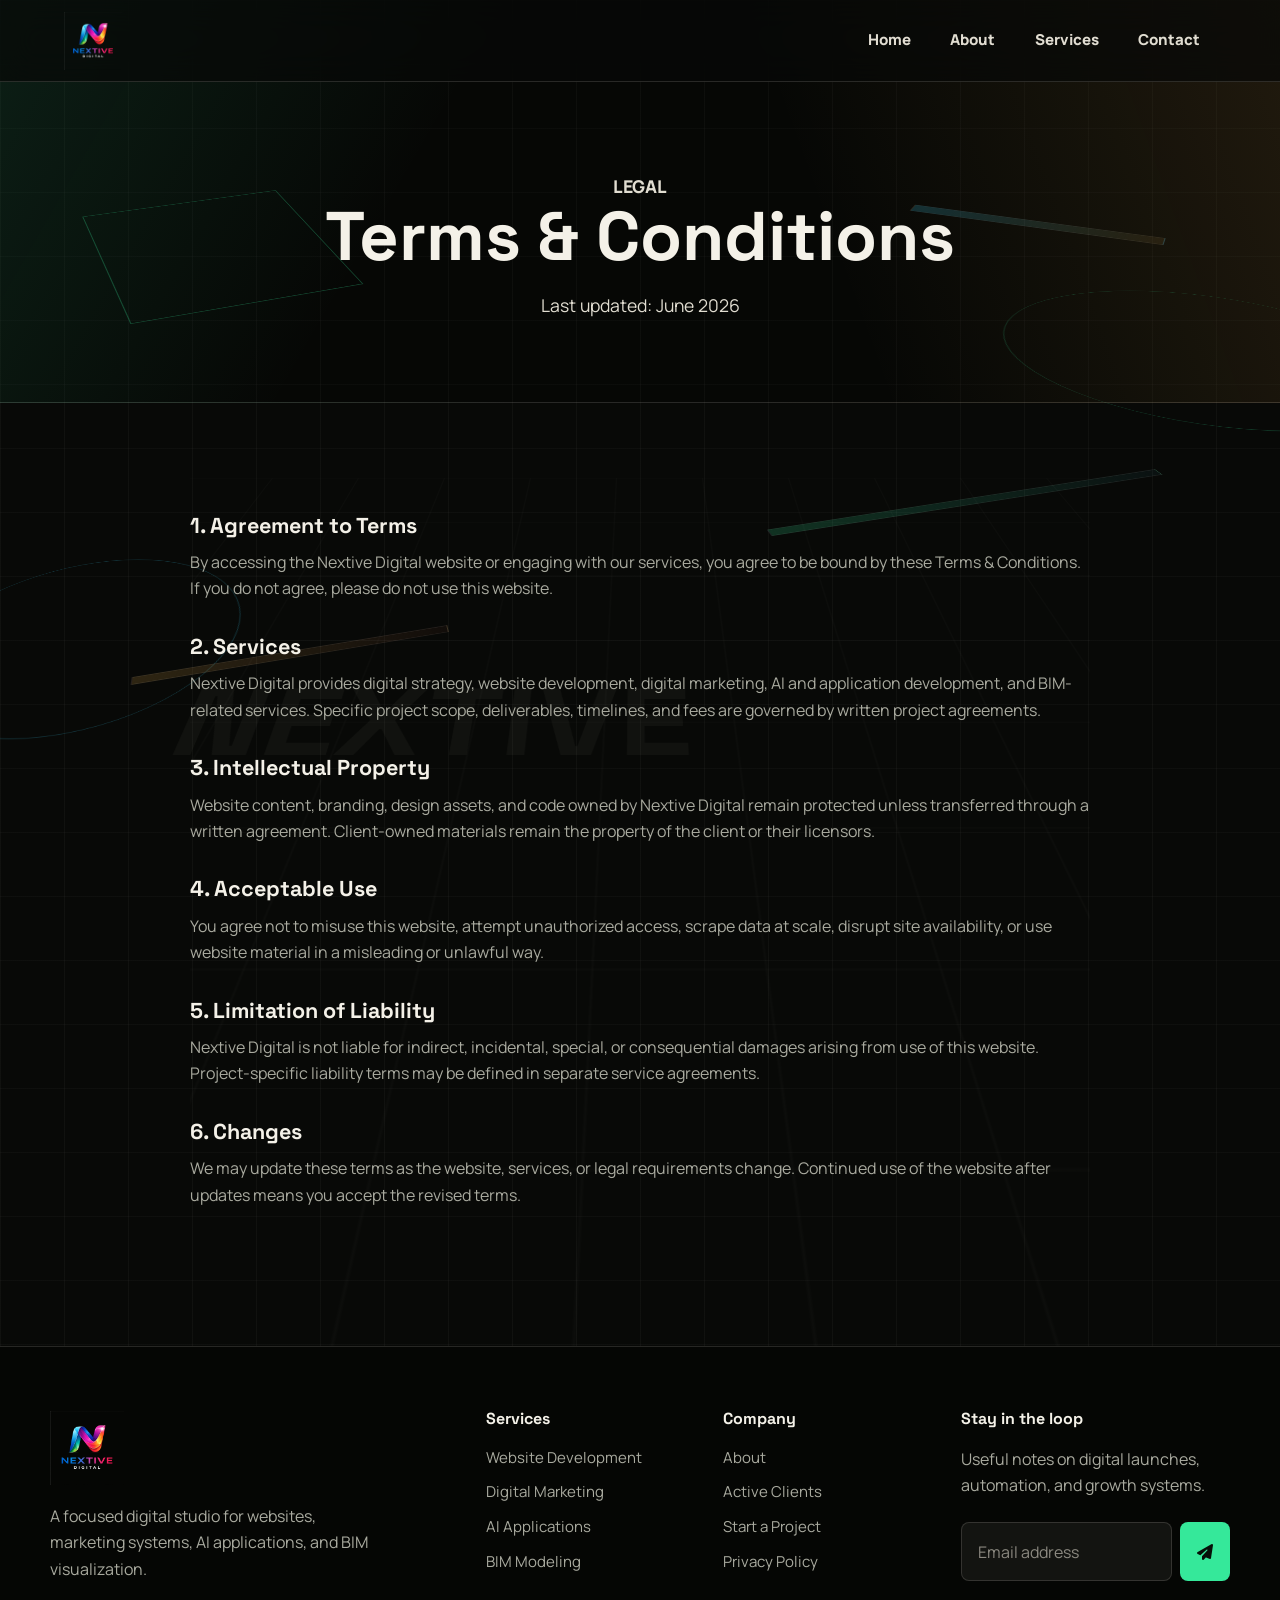
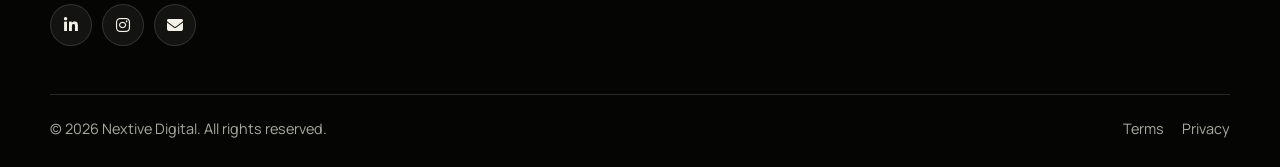
<file: terms.html>
<!DOCTYPE html>
<html lang="en">
<head>
    <meta charset="UTF-8">
    <meta name="viewport" content="width=device-width, initial-scale=1.0">
    <title>Terms | Nextive Digital</title>
    <meta name="description" content="Terms and conditions for using the Nextive Digital website and services.">
    <meta name="theme-color" content="#080907">
    <link rel="preconnect" href="https://fonts.googleapis.com">
    <link rel="preconnect" href="https://fonts.gstatic.com" crossorigin>
    <link href="https://fonts.googleapis.com/css2?family=Manrope:wght@400;500;600;700;800&family=Space+Grotesk:wght@500;600;700&display=swap" rel="stylesheet">
    <link rel="stylesheet" href="https://cdnjs.cloudflare.com/ajax/libs/font-awesome/6.4.0/css/all.min.css">
    <link rel="stylesheet" href="./css/styles.css">
</head>
<body>
    <nav class="navbar" aria-label="Primary navigation">
        <a href="index.html" class="logo" aria-label="Nextive Digital home">
            <img src="./assets/images/nextive-logo.png" alt="Nextive Digital" class="header-logo-img">
        </a>
        <div class="nav-links" id="nav-links">
            <a href="index.html">Home</a>
            <a href="about.html">About</a>
            <a href="services.html">Services</a>
            <a href="contact.html">Contact</a>
        </div>
        <button class="nav-toggle" id="nav-toggle" type="button" aria-label="Open menu" aria-expanded="false" aria-controls="nav-links">
            <span></span><span></span><span></span>
        </button>
    </nav>

    <main>
        <header class="page-hero">
            <div class="container fade-up">
                <p class="section-kicker">Legal</p>
                <h1>Terms & Conditions</h1>
                <p>Last updated: June 2026</p>
            </div>
        </header>

        <section class="section container">
            <div class="fade-up">
                <h3>1. Agreement to Terms</h3>
                <p>By accessing the Nextive Digital website or engaging with our services, you agree to be bound by these Terms & Conditions. If you do not agree, please do not use this website.</p>

                <h3>2. Services</h3>
                <p>Nextive Digital provides digital strategy, website development, digital marketing, AI and application development, and BIM-related services. Specific project scope, deliverables, timelines, and fees are governed by written project agreements.</p>

                <h3>3. Intellectual Property</h3>
                <p>Website content, branding, design assets, and code owned by Nextive Digital remain protected unless transferred through a written agreement. Client-owned materials remain the property of the client or their licensors.</p>

                <h3>4. Acceptable Use</h3>
                <p>You agree not to misuse this website, attempt unauthorized access, scrape data at scale, disrupt site availability, or use website material in a misleading or unlawful way.</p>

                <h3>5. Limitation of Liability</h3>
                <p>Nextive Digital is not liable for indirect, incidental, special, or consequential damages arising from use of this website. Project-specific liability terms may be defined in separate service agreements.</p>

                <h3>6. Changes</h3>
                <p>We may update these terms as the website, services, or legal requirements change. Continued use of the website after updates means you accept the revised terms.</p>
            </div>
        </section>
    </main>

    <footer class="site-footer">
        <div class="container footer-main">
            <div class="footer-brand">
                <a href="index.html" class="logo" aria-label="Nextive Digital home">
                    <img src="./assets/images/nextive-logo.png" alt="Nextive Digital" class="footer-logo-img">
                </a>
                <p>A focused digital studio for websites, marketing systems, AI applications, and BIM visualization.</p>
                <div class="social-links">
                    <a href="https://www.linkedin.com/in/nextive-digital-071125400" target="_blank" rel="noopener" aria-label="LinkedIn"><i class="fa-brands fa-linkedin-in"></i></a>
                    <a href="https://www.instagram.com/nextive.digital?igsh=MW03cmpjMHRhemNlNA==" target="_blank" rel="noopener" aria-label="Instagram"><i class="fa-brands fa-instagram"></i></a>
                    <a href="mailto:support@nextivedigital.com" aria-label="Email"><i class="fa-solid fa-envelope"></i></a>
                </div>
            </div>
            <div class="footer-col">
                <h4>Services</h4>
                <a href="services.html">Website Development</a>
                <a href="services.html">Digital Marketing</a>
                <a href="services.html">AI Applications</a>
                <a href="services.html">BIM Modeling</a>
            </div>
            <div class="footer-col">
                <h4>Company</h4>
                <a href="about.html">About</a>
                <a href="index.html#clients">Active Clients</a>
                <a href="contact.html">Start a Project</a>
                <a href="privacy.html">Privacy Policy</a>
            </div>
            <div class="footer-col">
                <h4>Stay in the loop</h4>
                <p>Useful notes on digital launches, automation, and growth systems.</p>
                <form class="newsletter-form" data-netlify="true" name="newsletter">
                    <input type="email" name="email" placeholder="Email address" aria-label="Email address" required>
                    <button type="submit" aria-label="Subscribe"><i class="fa-solid fa-paper-plane"></i></button>
                </form>
            </div>
        </div>
        <div class="container footer-bottom">
            <p>&copy; 2026 Nextive Digital. All rights reserved.</p>
            <div class="legal-links">
                <a href="terms.html">Terms</a>
                <a href="privacy.html">Privacy</a>
            </div>
        </div>
    </footer>

    <script defer src="./js/script.js"></script>
</body>
</html>
</file>
<file: css/styles.css>
@import url('https://fonts.googleapis.com/css2?family=Manrope:wght@400;500;600;700;800&family=Space+Grotesk:wght@500;600;700&display=swap');

:root {
    --bg: #080907;
    --bg-2: #10120d;
    --bg-3: #171a13;
    --paper: #f4f1e8;
    --paper-2: #e1ddd1;
    --muted: #a9aa9f;
    --line: rgba(244, 241, 232, 0.14);
    --line-strong: rgba(244, 241, 232, 0.28);
    --green: #35e89a;
    --cyan: #3ed7ff;
    --amber: #f0b44d;
    --coral: #ff6b4a;
    --violet: #9d85ff;
    --shadow: 0 20px 70px rgba(0, 0, 0, 0.38);
    --radius: 8px;
    --nav-height: 82px;
    --max-width: 1180px;
    --ease: cubic-bezier(0.2, 0.8, 0.2, 1);
}

* {
    box-sizing: border-box;
    margin: 0;
    padding: 0;
}

html {
    scroll-behavior: smooth;
    overflow-x: hidden;
}

body {
    min-height: 100vh;
    overflow-x: hidden;
    background:
        linear-gradient(90deg, rgba(244, 241, 232, 0.035) 1px, transparent 1px),
        linear-gradient(180deg, rgba(244, 241, 232, 0.026) 1px, transparent 1px),
        var(--bg);
    background-size: 64px 64px, 64px 64px, auto;
    color: var(--paper);
    font-family: 'Manrope', sans-serif;
    line-height: 1.65;
    letter-spacing: 0;
}

body.menu-open {
    overflow: hidden;
}

main,
.site-footer {
    position: relative;
    z-index: 2;
}

.ambient-depth {
    inset: 0;
    overflow: hidden;
    perspective: 1200px;
    pointer-events: none;
    position: fixed;
    z-index: 1;
}

.ambient-depth span {
    display: block;
    position: absolute;
    transform-style: preserve-3d;
    transition: transform 120ms linear;
}

.depth-ring {
    animation: ambientSpin 42s linear infinite;
    border: 1px solid rgba(53, 232, 154, 0.22);
    border-radius: 50%;
    height: 42vmin;
    right: -12vmin;
    top: 18vmin;
    transform: rotateX(64deg) rotateZ(calc(var(--scroll-ratio, 0) * 180deg));
    width: 42vmin;
}

.depth-ring-two {
    animation-duration: 58s;
    border-color: rgba(62, 215, 255, 0.2);
    bottom: 12vmin;
    height: 34vmin;
    left: -8vmin;
    right: auto;
    top: auto;
    width: 34vmin;
}

.depth-plane {
    animation: ambientFloat 10s ease-in-out infinite;
    background: linear-gradient(90deg, rgba(53, 232, 154, 0.18), rgba(62, 215, 255, 0.04));
    border: 1px solid rgba(244, 241, 232, 0.08);
    height: 12px;
    right: 7vw;
    top: 55vh;
    transform: rotateX(62deg) rotateZ(-16deg) translateZ(calc(var(--scroll-ratio, 0) * 220px));
    width: 34vw;
}

.depth-plane-two {
    animation-delay: -4s;
    background: linear-gradient(90deg, rgba(240, 180, 77, 0.16), rgba(255, 107, 74, 0.04));
    left: 11vw;
    right: auto;
    top: 72vh;
    width: 24vw;
}

.depth-type {
    bottom: 8vh;
    color: rgba(244, 241, 232, 0.035);
    font-family: 'Space Grotesk', sans-serif;
    font-size: 12vw;
    font-weight: 700;
    left: 8vw;
    line-height: 0.8;
    transform: translate3d(calc(var(--pointer-x, 0) * 18px), calc(var(--pointer-y, 0) * 18px), -200px) rotateX(58deg);
    white-space: nowrap;
}

img,
canvas,
svg {
    display: block;
    max-width: 100%;
}

a {
    color: inherit;
    text-decoration: none;
}

button,
input,
select,
textarea {
    font: inherit;
}

button {
    border: 0;
}

h1,
h2,
h3,
h4 {
    color: var(--paper);
    font-family: 'Space Grotesk', sans-serif;
    line-height: 1.04;
    letter-spacing: 0;
}

p {
    color: var(--paper-2);
}

::selection {
    background: var(--green);
    color: #061008;
}

::-webkit-scrollbar {
    width: 10px;
}

::-webkit-scrollbar-track {
    background: var(--bg);
}

::-webkit-scrollbar-thumb {
    background: linear-gradient(180deg, var(--green), var(--cyan), var(--amber));
    border-radius: 999px;
}

.container {
    max-width: var(--max-width);
    margin-inline: auto;
    width: calc(100vw - 40px);
}

.section {
    isolation: isolate;
    overflow: hidden;
    position: relative;
    padding: 112px 0;
}

.section::before {
    background:
        linear-gradient(90deg, rgba(244, 241, 232, 0.08) 1px, transparent 1px),
        linear-gradient(180deg, rgba(244, 241, 232, 0.055) 1px, transparent 1px);
    background-size: 86px 86px;
    content: "";
    inset: 8% -10%;
    opacity: 0.22;
    pointer-events: none;
    position: absolute;
    transform: perspective(900px) rotateX(62deg) translateY(calc(var(--scroll-ratio, 0) * -70px));
    transform-origin: center top;
    z-index: 0;
}

.section.container {
    max-width: 900px;
    width: calc(100vw - 40px);
}

.section.container h3 {
    font-size: 1.35rem;
    margin-bottom: 12px;
    margin-top: 34px;
}

.section.container h3:first-child {
    margin-top: 0;
}

.section.container p {
    color: var(--muted);
    margin-bottom: 26px;
}

.section-light {
    background: linear-gradient(180deg, rgba(244, 241, 232, 0.04), rgba(244, 241, 232, 0.015));
}

.section-dark {
    background: rgba(0, 0, 0, 0.18);
    border-block: 1px solid var(--line);
}

.section-kicker,
.eyebrow {
    align-items: center;
    color: var(--green);
    display: inline-flex;
    font-size: 0.78rem;
    font-weight: 800;
    gap: 10px;
    letter-spacing: 0;
    margin-bottom: 18px;
    text-transform: uppercase;
}

.eyebrow span {
    background: var(--green);
    box-shadow: 12px 0 0 var(--cyan), 24px 0 0 var(--amber);
    display: inline-block;
    height: 8px;
    width: 8px;
}

.section-heading {
    margin-bottom: 46px;
    max-width: 720px;
}

.section-heading h2,
.feature-copy h2,
.cta-band h2 {
    font-size: 3.25rem;
}

.section-heading p,
.feature-copy p {
    color: var(--muted);
    font-size: 1.04rem;
    margin-top: 18px;
}

.split-heading {
    align-items: end;
    display: grid;
    gap: 32px;
    grid-template-columns: 1.1fr 0.9fr;
    max-width: none;
}

.gradient-text {
    color: var(--paper);
    display: inline-block;
    position: relative;
}

.gradient-text::after {
    background: linear-gradient(90deg, var(--green), var(--cyan), var(--amber));
    bottom: -0.12em;
    content: "";
    height: 0.08em;
    left: 0;
    position: absolute;
    width: 100%;
}

.btn {
    align-items: center;
    border-radius: 999px;
    cursor: pointer;
    display: inline-flex;
    font-weight: 800;
    gap: 10px;
    justify-content: center;
    min-height: 50px;
    overflow: hidden;
    padding: 0.9rem 1.25rem;
    position: relative;
    transition: transform 220ms var(--ease), border-color 220ms var(--ease), background 220ms var(--ease), color 220ms var(--ease);
    white-space: nowrap;
}

.btn i {
    font-size: 0.95em;
}

.btn-primary {
    background: var(--green);
    color: #061008;
    box-shadow: 0 14px 34px rgba(53, 232, 154, 0.22);
}

.btn-outline {
    background: rgba(244, 241, 232, 0.06);
    border: 1px solid var(--line-strong);
    color: var(--paper);
}

.btn:hover,
.btn:focus-visible {
    transform: translateY(-2px);
}

.btn:focus-visible,
a:focus-visible,
button:focus-visible,
input:focus-visible,
select:focus-visible,
textarea:focus-visible {
    outline: 2px solid var(--cyan);
    outline-offset: 4px;
}

.navbar {
    align-items: center;
    background: rgba(8, 9, 7, 0.72);
    backdrop-filter: blur(18px);
    border-bottom: 1px solid var(--line);
    display: flex;
    height: var(--nav-height);
    justify-content: space-between;
    left: 0;
    padding: 0 5vw;
    position: fixed;
    right: 0;
    top: 0;
    transition: background 220ms ease, height 220ms ease, box-shadow 220ms ease;
    z-index: 1000;
}

.navbar.scrolled {
    background: rgba(8, 9, 7, 0.94);
    box-shadow: 0 18px 45px rgba(0, 0, 0, 0.25);
    height: 72px;
}

.logo {
    align-items: center;
    display: inline-flex;
}

.header-logo-img {
    height: 58px;
    object-fit: contain;
    width: auto;
}

.nav-links {
    align-items: center;
    display: flex;
    gap: 8px;
}

.nav-links a {
    border: 1px solid transparent;
    border-radius: 999px;
    color: var(--paper-2);
    font-size: 0.94rem;
    font-weight: 800;
    padding: 0.62rem 0.92rem;
    transition: background 180ms ease, border-color 180ms ease, color 180ms ease;
}

.nav-links a:hover,
.nav-links a.active {
    background: rgba(244, 241, 232, 0.08);
    border-color: var(--line);
    color: var(--paper);
}

.nav-toggle {
    align-items: center;
    background: rgba(244, 241, 232, 0.08);
    border: 1px solid var(--line);
    border-radius: 999px;
    cursor: pointer;
    display: none;
    flex-direction: column;
    gap: 5px;
    height: 44px;
    justify-content: center;
    width: 44px;
}

.nav-toggle span {
    background: var(--paper);
    height: 2px;
    transition: transform 220ms ease, opacity 220ms ease;
    width: 20px;
}

.nav-toggle.active span:nth-child(1) {
    transform: translateY(7px) rotate(45deg);
}

.nav-toggle.active span:nth-child(2) {
    opacity: 0;
}

.nav-toggle.active span:nth-child(3) {
    transform: translateY(-7px) rotate(-45deg);
}

.hero {
    min-height: 92svh;
    overflow: hidden;
    position: relative;
}

.home-hero {
    align-items: center;
    display: flex;
    padding: calc(var(--nav-height) + 58px) 0 72px;
}

.hero-stage {
    background:
        linear-gradient(120deg, rgba(53, 232, 154, 0.16), transparent 34%),
        linear-gradient(240deg, rgba(255, 107, 74, 0.16), transparent 35%),
        linear-gradient(180deg, rgba(62, 215, 255, 0.1), rgba(8, 9, 7, 0.88));
    height: 100%;
    inset: 0;
    position: absolute;
    width: 100%;
    z-index: 0;
}

.hero-stage--fallback {
    background:
        linear-gradient(120deg, rgba(53, 232, 154, 0.18), transparent 33%),
        repeating-linear-gradient(90deg, rgba(244, 241, 232, 0.08) 0 1px, transparent 1px 72px),
        repeating-linear-gradient(0deg, rgba(244, 241, 232, 0.05) 0 1px, transparent 1px 72px),
        var(--bg);
}

.hero-noise {
    background:
        linear-gradient(90deg, rgba(8, 9, 7, 0.84), rgba(8, 9, 7, 0.2) 56%, rgba(8, 9, 7, 0.66)),
        repeating-linear-gradient(0deg, rgba(244, 241, 232, 0.035) 0 1px, transparent 1px 5px);
    inset: 0;
    pointer-events: none;
    position: absolute;
    z-index: 1;
}

.hero-css-scene {
    inset: 0;
    opacity: 0.82;
    perspective: 1100px;
    pointer-events: none;
    position: absolute;
    z-index: 1;
}

.hero-css-scene span {
    display: block;
    position: absolute;
    transform-style: preserve-3d;
}

.scene-core {
    animation: sceneSpin 18s linear infinite;
    border: 2px solid rgba(53, 232, 154, 0.72);
    box-shadow: inset 0 0 34px rgba(53, 232, 154, 0.12), 0 0 38px rgba(53, 232, 154, 0.16);
    height: 230px;
    right: 16vw;
    top: 22%;
    transform: rotateX(62deg) rotateZ(45deg);
    width: 230px;
}

.scene-core::before,
.scene-core::after {
    border: 1px solid rgba(62, 215, 255, 0.48);
    content: "";
    inset: 22px;
    position: absolute;
    transform: translateZ(72px);
}

.scene-core::after {
    border-color: rgba(240, 180, 77, 0.55);
    inset: 48px;
    transform: translateZ(-72px);
}

.scene-frame {
    animation: sceneFloat 8s ease-in-out infinite;
    border: 1px solid rgba(62, 215, 255, 0.5);
    height: 150px;
    right: 27vw;
    top: 33%;
    transform: rotateX(58deg) rotateY(-18deg) rotateZ(24deg);
    width: 150px;
}

.scene-frame-two {
    animation-delay: -2s;
    border-color: rgba(255, 107, 74, 0.46);
    height: 100px;
    right: 10vw;
    top: 46%;
    width: 100px;
}

.scene-slab {
    animation: scenePulse 5s ease-in-out infinite;
    background: linear-gradient(90deg, rgba(53, 232, 154, 0.55), rgba(62, 215, 255, 0.2));
    border: 1px solid rgba(244, 241, 232, 0.16);
    height: 12px;
    right: 13vw;
    top: 63%;
    transform: rotateX(62deg) rotateZ(-18deg);
    width: 210px;
}

.scene-slab-two {
    animation-delay: -1.2s;
    right: 18vw;
    top: 68%;
    width: 160px;
}

.scene-slab-three {
    animation-delay: -2.4s;
    background: linear-gradient(90deg, rgba(240, 180, 77, 0.55), rgba(255, 107, 74, 0.2));
    right: 24vw;
    top: 73%;
    width: 120px;
}

.hero-inner {
    align-items: end;
    display: grid;
    gap: 48px;
    grid-template-columns: minmax(0, 1.08fr) minmax(280px, 0.6fr);
    position: relative;
    z-index: 2;
}

.hero-content {
    max-width: 760px;
    min-width: 0;
}

.hero h1 {
    font-size: 5.6rem;
    margin-bottom: 24px;
}

.hero-subtitle {
    color: var(--paper-2);
    font-size: 1.22rem;
    max-width: 660px;
    width: 100%;
}

.hero-actions {
    display: flex;
    flex-wrap: wrap;
    gap: 14px;
    margin-top: 34px;
    min-width: 0;
}

.hero-proof {
    border-left: 1px solid var(--line-strong);
    display: grid;
    gap: 18px;
    padding-left: 26px;
}

.hero-proof div {
    background: rgba(8, 9, 7, 0.48);
    border: 1px solid var(--line);
    border-radius: var(--radius);
    padding: 18px;
}

.hero-proof strong {
    color: var(--amber);
    display: block;
    font-family: 'Space Grotesk', sans-serif;
    font-size: 2.1rem;
    line-height: 1;
}

.hero-proof span {
    color: var(--paper-2);
    display: block;
    font-size: 0.92rem;
    margin-top: 8px;
}

.signal-strip {
    border-block: 1px solid var(--line);
    overflow: hidden;
    padding: 18px 0;
    position: relative;
}

.signal-track {
    animation: marquee 34s linear infinite;
    display: flex;
    gap: 18px;
    width: max-content;
}

.signal-track span {
    border: 1px solid var(--line);
    border-radius: 999px;
    color: var(--paper-2);
    font-size: 0.9rem;
    font-weight: 800;
    padding: 0.55rem 1rem;
}

.cinematic-section {
    align-items: center;
    display: flex;
    min-height: 118svh;
}

.cinematic-section::before {
    opacity: 0.36;
}

.cinematic-grid {
    align-items: center;
    display: grid;
    gap: 58px;
    grid-template-columns: minmax(0, 0.92fr) minmax(320px, 1.08fr);
    position: relative;
    z-index: 2;
}

.cinematic-copy h2 {
    font-size: 4.25rem;
    max-width: 720px;
}

.cinematic-copy p {
    color: var(--paper-2);
    font-size: 1.08rem;
    margin-top: 22px;
    max-width: 620px;
}

.metric-row {
    display: grid;
    gap: 10px;
    grid-template-columns: repeat(3, minmax(0, 1fr));
    margin-top: 34px;
}

.metric-row div {
    background: rgba(8, 9, 7, 0.44);
    border: 1px solid var(--line);
    border-radius: var(--radius);
    padding: 16px;
}

.metric-row strong {
    color: var(--amber);
    display: block;
    font-family: 'Space Grotesk', sans-serif;
    font-size: 1.6rem;
    line-height: 1;
}

.metric-row span {
    color: var(--paper-2);
    display: block;
    font-size: 0.85rem;
    font-weight: 800;
    margin-top: 8px;
}

.kinetic-stack {
    aspect-ratio: 1 / 1;
    min-height: 520px;
    perspective: 1200px;
    position: relative;
    transform-style: preserve-3d;
}

.kinetic-panel,
.kinetic-orbit {
    display: block;
    position: absolute;
    transform-style: preserve-3d;
}

.kinetic-panel {
    align-items: center;
    animation: panelDrift 8s ease-in-out infinite;
    background: linear-gradient(135deg, rgba(244, 241, 232, 0.12), rgba(244, 241, 232, 0.025));
    border: 1px solid var(--line-strong);
    border-radius: var(--radius);
    box-shadow: 0 30px 80px rgba(0, 0, 0, 0.24);
    color: var(--paper);
    display: flex;
    font-family: 'Space Grotesk', sans-serif;
    font-size: 3.35rem;
    font-weight: 700;
    height: 132px;
    justify-content: center;
    left: 50%;
    top: 50%;
    width: 260px;
}

.panel-web {
    color: var(--green);
    transform: translate3d(-66%, -115%, 160px) rotateX(54deg) rotateY(-12deg) rotateZ(-18deg);
}

.panel-ai {
    animation-delay: -1.6s;
    color: var(--cyan);
    transform: translate3d(-12%, -70%, 60px) rotateX(58deg) rotateY(10deg) rotateZ(12deg);
}

.panel-growth {
    animation-delay: -3.2s;
    color: var(--amber);
    transform: translate3d(-72%, 8%, 100px) rotateX(54deg) rotateY(-16deg) rotateZ(16deg);
}

.panel-bim {
    animation-delay: -4.8s;
    color: var(--coral);
    transform: translate3d(-16%, 46%, -20px) rotateX(58deg) rotateY(12deg) rotateZ(-12deg);
}

.kinetic-orbit {
    animation: orbitSpin 22s linear infinite;
    border: 1px solid rgba(53, 232, 154, 0.35);
    border-radius: 50%;
    height: 70%;
    left: 15%;
    top: 15%;
    transform: rotateX(70deg) rotateZ(0);
    width: 70%;
}

.orbit-two {
    animation-duration: 28s;
    border-color: rgba(62, 215, 255, 0.28);
    height: 52%;
    left: 24%;
    top: 24%;
    width: 52%;
}

.orbit-three {
    animation-duration: 34s;
    border-color: rgba(240, 180, 77, 0.26);
    height: 86%;
    left: 7%;
    top: 7%;
    width: 86%;
}

.depth-word-cloud {
    inset: 0;
    pointer-events: none;
    position: absolute;
    z-index: 1;
}

.depth-word-cloud span {
    color: rgba(244, 241, 232, 0.045);
    display: block;
    font-family: 'Space Grotesk', sans-serif;
    font-size: 13vw;
    font-weight: 700;
    line-height: 0.8;
    position: absolute;
    transform-style: preserve-3d;
    white-space: nowrap;
}

.depth-word-cloud span:nth-child(1) {
    left: -2vw;
    top: 8%;
    transform: perspective(1000px) rotateX(58deg) rotateZ(-5deg);
}

.depth-word-cloud span:nth-child(2) {
    right: -2vw;
    top: 42%;
    transform: perspective(1000px) rotateX(60deg) rotateZ(7deg);
}

.depth-word-cloud span:nth-child(3) {
    bottom: 7%;
    left: 10vw;
    transform: perspective(1000px) rotateX(62deg) rotateZ(-2deg);
}

.clients-grid,
.solutions-grid,
.process-grid {
    display: grid;
    gap: 18px;
}

.clients-grid {
    grid-template-columns: repeat(3, minmax(0, 1fr));
}

.client-card,
.solution-card,
.process-step {
    background: linear-gradient(180deg, rgba(244, 241, 232, 0.075), rgba(244, 241, 232, 0.035));
    border: 1px solid var(--line);
    border-radius: var(--radius);
    min-width: 0;
    overflow: hidden;
    padding: 28px;
    position: relative;
    transform-style: preserve-3d;
    transition: transform 260ms var(--ease), border-color 260ms var(--ease), background 260ms var(--ease);
}

.client-card::before,
.solution-card::before,
.process-step::before {
    background: linear-gradient(90deg, var(--green), var(--cyan), var(--amber), var(--coral));
    content: "";
    height: 3px;
    left: 0;
    position: absolute;
    right: 0;
    top: 0;
}

.client-card::after,
.solution-card::after,
.process-step::after {
    background: linear-gradient(135deg, rgba(53, 232, 154, 0.18), rgba(62, 215, 255, 0.04));
    border: 1px solid rgba(244, 241, 232, 0.08);
    content: "";
    height: 72px;
    opacity: 0.72;
    pointer-events: none;
    position: absolute;
    right: 18px;
    top: 22px;
    transform: perspective(500px) rotateX(62deg) rotateZ(-18deg) translateZ(18px);
    transition: transform 260ms var(--ease), opacity 260ms var(--ease);
    width: 120px;
    z-index: 0;
}

.client-card:hover,
.solution-card:hover,
.process-step:hover {
    border-color: var(--line-strong);
    transform: translateY(-8px);
}

.client-card:hover::after,
.solution-card:hover::after,
.process-step:hover::after {
    opacity: 1;
    transform: perspective(500px) rotateX(62deg) rotateZ(-18deg) translateZ(54px);
}

.client-card > *,
.solution-card > *,
.process-step > * {
    position: relative;
    z-index: 1;
}

.client-topline {
    align-items: center;
    color: var(--green);
    display: flex;
    font-size: 0.82rem;
    font-weight: 800;
    gap: 10px;
    margin-bottom: 28px;
    text-transform: uppercase;
}

.client-card h3,
.solution-card h3,
.process-step h3 {
    font-size: 1.55rem;
    margin-bottom: 14px;
}

.client-card p,
.solution-card p,
.process-step p {
    color: var(--muted);
    font-size: 0.98rem;
}

.client-facts {
    border-top: 1px solid var(--line);
    display: grid;
    gap: 12px;
    grid-template-columns: repeat(2, minmax(0, 1fr));
    margin: 24px 0;
    padding-top: 18px;
}

.client-facts dt {
    color: var(--muted);
    font-size: 0.75rem;
    font-weight: 800;
    text-transform: uppercase;
}

.client-facts dd {
    color: var(--paper);
    font-size: 0.95rem;
    font-weight: 800;
    margin-top: 2px;
}

.text-link {
    align-items: center;
    color: var(--cyan);
    display: inline-flex;
    font-weight: 900;
    gap: 8px;
}

.text-link::after {
    content: "\f061";
    font-family: "Font Awesome 6 Free";
    font-size: 0.8em;
    font-weight: 900;
}

.text-link-static::after {
    content: "";
}

.solutions-grid {
    grid-template-columns: repeat(4, minmax(0, 1fr));
}

.solution-card i {
    color: var(--amber);
    font-size: 2rem;
    margin-bottom: 28px;
}

.tag-row {
    display: flex;
    flex-wrap: wrap;
    gap: 8px;
    margin-top: 24px;
}

.tag-row span,
.pill {
    border: 1px solid var(--line);
    border-radius: 999px;
    color: var(--paper-2);
    font-size: 0.78rem;
    font-weight: 800;
    padding: 0.38rem 0.68rem;
}

.feature-panel {
    align-items: center;
    display: grid;
    gap: 58px;
    grid-template-columns: 0.9fr 1.1fr;
}

.hero-inner > *,
.feature-panel > *,
.process-layout > *,
.split-heading > * {
    min-width: 0;
}

.feature-image {
    border: 1px solid var(--line);
    border-radius: var(--radius);
    overflow: hidden;
    transform-style: preserve-3d;
}

.feature-image img {
    aspect-ratio: 4 / 3;
    height: 100%;
    object-fit: cover;
    transition: transform 500ms var(--ease);
    width: 100%;
}

.feature-image:hover img {
    transform: scale(1.04);
}

.check-list {
    display: grid;
    gap: 14px;
    list-style: none;
    margin-top: 28px;
}

.check-list li {
    align-items: flex-start;
    color: var(--paper-2);
    display: flex;
    gap: 12px;
}

.check-list i {
    color: var(--green);
    margin-top: 5px;
}

.process-layout {
    display: grid;
    gap: 44px;
    grid-template-columns: 0.72fr 1.28fr;
}

.process-grid {
    grid-template-columns: repeat(2, minmax(0, 1fr));
}

.process-step span {
    color: var(--coral);
    display: inline-block;
    font-family: 'Space Grotesk', sans-serif;
    font-size: 0.96rem;
    font-weight: 700;
    margin-bottom: 28px;
}

.section-cta {
    padding: 72px 0;
}

.cta-band {
    align-items: center;
    background:
        linear-gradient(120deg, rgba(53, 232, 154, 0.16), transparent 36%),
        linear-gradient(260deg, rgba(255, 107, 74, 0.16), transparent 34%),
        rgba(244, 241, 232, 0.06);
    border: 1px solid var(--line);
    border-radius: var(--radius);
    display: flex;
    gap: 34px;
    justify-content: space-between;
    padding: 42px;
}

.cta-band h2 {
    max-width: 760px;
}

.site-footer {
    background: #050604;
    border-top: 1px solid var(--line);
    padding: 64px 0 26px;
}

.footer-main {
    display: grid;
    gap: 38px;
    grid-template-columns: 1.7fr 0.85fr 0.85fr 1.15fr;
}

.footer-logo-img {
    height: 74px;
    margin-bottom: 18px;
    object-fit: contain;
    width: auto;
}

.footer-brand p,
.footer-col p {
    color: var(--muted);
    max-width: 340px;
}

.footer-col {
    display: flex;
    flex-direction: column;
    gap: 10px;
}

.footer-col h4 {
    font-size: 1rem;
    margin-bottom: 8px;
}

.footer-col a {
    color: var(--muted);
    font-size: 0.94rem;
    transition: color 180ms ease;
}

.footer-col a:hover {
    color: var(--paper);
}

.social-links {
    display: flex;
    gap: 10px;
    margin-top: 22px;
}

.social-links a {
    align-items: center;
    background: rgba(244, 241, 232, 0.06);
    border: 1px solid var(--line);
    border-radius: 999px;
    color: var(--paper);
    display: inline-flex;
    height: 42px;
    justify-content: center;
    transition: transform 180ms ease, border-color 180ms ease, color 180ms ease;
    width: 42px;
}

.social-links a:hover {
    border-color: var(--green);
    color: var(--green);
    transform: translateY(-2px);
}

.newsletter-form {
    align-items: stretch;
    display: flex;
    gap: 8px;
    margin-top: 14px;
}

.newsletter-form input,
.form-control {
    background: rgba(244, 241, 232, 0.06);
    border: 1px solid var(--line);
    border-radius: var(--radius);
    color: var(--paper);
    min-width: 0;
    padding: 0.95rem 1rem;
    transition: border-color 180ms ease, background 180ms ease;
    width: 100%;
}

.newsletter-form input::placeholder,
.form-control::placeholder {
    color: rgba(225, 221, 209, 0.58);
}

.newsletter-form input:focus,
.form-control:focus {
    background: rgba(244, 241, 232, 0.09);
    border-color: var(--cyan);
    outline: 0;
}

.newsletter-form button {
    align-items: center;
    background: var(--green);
    border-radius: var(--radius);
    color: #061008;
    cursor: pointer;
    display: inline-flex;
    flex: 0 0 50px;
    justify-content: center;
}

.footer-bottom {
    align-items: center;
    border-top: 1px solid var(--line);
    color: var(--muted);
    display: flex;
    gap: 18px;
    justify-content: space-between;
    margin-top: 48px;
    padding-top: 22px;
}

.footer-bottom p,
.legal-links a {
    color: var(--muted);
    font-size: 0.9rem;
}

.legal-links {
    display: flex;
    gap: 18px;
}

.page-hero {
    background:
        linear-gradient(120deg, rgba(53, 232, 154, 0.11), transparent 34%),
        linear-gradient(250deg, rgba(240, 180, 77, 0.11), transparent 38%),
        rgba(0, 0, 0, 0.16);
    border-bottom: 1px solid var(--line);
    isolation: isolate;
    overflow: hidden;
    padding: calc(var(--nav-height) + 72px) 0 82px;
    position: relative;
    text-align: center;
}

.page-hero::before,
.page-hero::after {
    content: "";
    pointer-events: none;
    position: absolute;
    transform-style: preserve-3d;
}

.page-hero::before {
    border: 1px solid rgba(53, 232, 154, 0.28);
    height: 220px;
    left: 8vw;
    top: 34%;
    transform: perspective(900px) rotateX(62deg) rotateZ(-18deg);
    width: 220px;
}

.page-hero::after {
    background: linear-gradient(90deg, rgba(62, 215, 255, 0.18), rgba(240, 180, 77, 0.08));
    border: 1px solid rgba(244, 241, 232, 0.08);
    height: 12px;
    right: 9vw;
    top: 54%;
    transform: perspective(900px) rotateX(62deg) rotateZ(16deg);
    width: 260px;
}

.page-hero h1 {
    font-size: 4.3rem;
}

.page-hero p {
    color: var(--paper-2);
    font-size: 1.1rem;
    margin: 18px auto 0;
    max-width: 680px;
}

.form-container {
    background: linear-gradient(180deg, rgba(244, 241, 232, 0.075), rgba(244, 241, 232, 0.035));
    border: 1px solid var(--line);
    border-radius: var(--radius);
    margin-inline: auto;
    max-width: 720px;
    padding: 34px;
}

.form-group {
    margin-bottom: 18px;
}

.form-group label {
    color: var(--paper-2);
    display: block;
    font-size: 0.9rem;
    font-weight: 800;
    margin-bottom: 8px;
}

textarea.form-control {
    min-height: 160px;
    resize: vertical;
}

.submit-btn {
    width: 100%;
}

.brands-grid,
.grid-2-col {
    display: grid;
    gap: 34px;
    grid-template-columns: repeat(2, minmax(0, 1fr));
}

.brand-card,
.client-item {
    background: linear-gradient(180deg, rgba(244, 241, 232, 0.075), rgba(244, 241, 232, 0.035));
    border: 1px solid var(--line);
    border-radius: var(--radius);
    padding: 28px;
}

.brand-icon {
    color: var(--amber);
    font-size: 2rem;
    margin-bottom: 18px;
}

.fade-up {
    opacity: 0;
    transform: translateY(22px);
    transition: opacity 680ms var(--ease), transform 680ms var(--ease);
}

.fade-up.visible {
    opacity: 1;
    transform: translateY(0);
}

@keyframes marquee {
    from {
        transform: translateX(0);
    }
    to {
        transform: translateX(-50%);
    }
}

@keyframes sceneSpin {
    from {
        transform: rotateX(62deg) rotateZ(45deg);
    }
    to {
        transform: rotateX(62deg) rotateZ(405deg);
    }
}

@keyframes sceneFloat {
    0%,
    100% {
        transform: rotateX(58deg) rotateY(-18deg) rotateZ(24deg) translate3d(0, 0, 0);
    }
    50% {
        transform: rotateX(58deg) rotateY(-18deg) rotateZ(24deg) translate3d(0, -18px, 26px);
    }
}

@keyframes scenePulse {
    0%,
    100% {
        opacity: 0.45;
        transform: rotateX(62deg) rotateZ(-18deg) translateZ(0);
    }
    50% {
        opacity: 0.9;
        transform: rotateX(62deg) rotateZ(-18deg) translateZ(42px);
    }
}

@keyframes ambientSpin {
    from {
        transform: rotateX(64deg) rotateZ(0deg);
    }
    to {
        transform: rotateX(64deg) rotateZ(360deg);
    }
}

@keyframes ambientFloat {
    0%,
    100% {
        opacity: 0.45;
        transform: rotateX(62deg) rotateZ(-16deg) translateZ(0);
    }
    50% {
        opacity: 0.86;
        transform: rotateX(62deg) rotateZ(-16deg) translateZ(86px);
    }
}

@keyframes panelDrift {
    0%,
    100% {
        filter: saturate(1);
        margin-top: 0;
    }
    50% {
        filter: saturate(1.4);
        margin-top: -18px;
    }
}

@keyframes orbitSpin {
    from {
        transform: rotateX(70deg) rotateZ(0deg);
    }
    to {
        transform: rotateX(70deg) rotateZ(360deg);
    }
}

@media (max-width: 1080px) {
    .hero-inner,
    .split-heading,
    .feature-panel,
    .process-layout,
    .cinematic-grid {
        grid-template-columns: 1fr;
    }

    .hero-proof {
        border-left: 0;
        border-top: 1px solid var(--line-strong);
        grid-template-columns: repeat(3, minmax(0, 1fr));
        padding-left: 0;
        padding-top: 22px;
    }

    .clients-grid,
    .solutions-grid {
        grid-template-columns: repeat(2, minmax(0, 1fr));
    }

    .footer-main {
        grid-template-columns: repeat(2, minmax(0, 1fr));
    }

    .cinematic-copy h2 {
        font-size: 3.35rem;
    }

    .kinetic-stack {
        min-height: 460px;
    }
}

@media (max-width: 820px) {
    :root {
        --nav-height: 72px;
    }

    .container {
        width: calc(100vw - 36px);
    }

    .section.container {
        width: calc(100vw - 36px);
    }

    .navbar {
        padding-inline: 18px;
    }

    .header-logo-img {
        height: 48px;
    }

    .nav-toggle {
        display: inline-flex;
    }

    .nav-links {
        align-content: center;
        align-items: stretch;
        background: rgba(8, 9, 7, 0.98);
        border-left: 1px solid var(--line);
        bottom: 0;
        box-shadow: var(--shadow);
        display: flex;
        flex-direction: column;
        gap: 12px;
        justify-content: center;
        max-width: 360px;
        padding: 86px 24px 24px;
        position: fixed;
        right: 0;
        top: 0;
        transform: translateX(100%);
        transition: transform 260ms var(--ease);
        width: min(86vw, 360px);
    }

    .nav-links.active {
        transform: translateX(0);
    }

    .nav-links a {
        border-color: var(--line);
        border-radius: var(--radius);
        font-size: 1.12rem;
        padding: 1rem;
    }

    .home-hero {
        min-height: auto;
        padding: calc(var(--nav-height) + 46px) 0 54px;
    }

    .scene-core {
        height: 170px;
        right: -32px;
        top: 118px;
        width: 170px;
    }

    .scene-frame {
        right: 18px;
        top: 176px;
    }

    .scene-frame-two,
    .scene-slab {
        display: none;
    }

    .hero h1,
    .page-hero h1 {
        font-size: 3.45rem;
    }

    .hero-subtitle,
    .page-hero p {
        font-size: 1.04rem;
    }

    .section {
        padding: 78px 0;
    }

    .cinematic-section {
        min-height: auto;
    }

    .section-heading h2,
    .feature-copy h2,
    .cta-band h2 {
        font-size: 2.55rem;
    }

    .hero-proof,
    .clients-grid,
    .solutions-grid,
    .process-grid,
    .brands-grid,
    .grid-2-col {
        grid-template-columns: 1fr;
    }

    .metric-row {
        grid-template-columns: 1fr;
    }

    .kinetic-stack {
        min-height: 360px;
    }

    .kinetic-panel {
        font-size: 2.35rem;
        height: 96px;
        width: 190px;
    }

    .page-hero::before {
        left: -80px;
        top: 18%;
    }

    .page-hero::after {
        right: -120px;
        width: 220px;
    }

    .cta-band {
        align-items: flex-start;
        flex-direction: column;
        padding: 30px;
    }

    .footer-bottom {
        align-items: flex-start;
        flex-direction: column;
    }
}

@media (max-width: 560px) {
    .container,
    .section.container {
        margin-left: 18px;
        margin-right: auto;
        max-width: 350px;
        width: calc(100vw - 36px);
    }

    .home-hero .container {
        margin-left: 18px;
        margin-right: auto;
        max-width: 350px;
        width: calc(100vw - 36px);
    }

    .page-hero {
        text-align: left;
    }

    .page-hero .container {
        margin-left: 18px;
        margin-right: auto;
        max-width: 350px;
        width: calc(100vw - 36px);
    }

    .eyebrow {
        font-size: 0.72rem;
        line-height: 1.25;
    }

    .btn,
    .hero-actions {
        width: 100%;
    }

    .btn {
        white-space: normal;
    }

    .hero h1,
    .page-hero h1 {
        font-size: 2.2rem;
    }

    .cinematic-copy h2 {
        font-size: 2.2rem;
    }

    .depth-word-cloud span {
        font-size: 18vw;
    }

    .kinetic-stack {
        min-height: 300px;
    }

    .panel-web {
        transform: translate3d(-64%, -110%, 120px) rotateX(54deg) rotateY(-12deg) rotateZ(-18deg);
    }

    .panel-ai {
        transform: translate3d(-10%, -68%, 40px) rotateX(58deg) rotateY(10deg) rotateZ(12deg);
    }

    .panel-growth {
        transform: translate3d(-70%, 12%, 80px) rotateX(54deg) rotateY(-16deg) rotateZ(16deg);
    }

    .panel-bim {
        transform: translate3d(-18%, 44%, -20px) rotateX(58deg) rotateY(12deg) rotateZ(-12deg);
    }

    .section-heading h2,
    .feature-copy h2,
    .cta-band h2 {
        font-size: 2.05rem;
    }

    .hero-proof div,
    .client-card,
    .solution-card,
    .process-step,
    .brand-card,
    .form-container {
        padding: 22px;
    }

    .client-facts {
        grid-template-columns: 1fr;
    }

    .newsletter-form {
        flex-direction: column;
    }

    .newsletter-form button {
        min-height: 48px;
        width: 100%;
    }

    .footer-main {
        grid-template-columns: 1fr;
    }
}

@media (prefers-reduced-motion: reduce) {
    *,
    *::before,
    *::after {
        animation-duration: 0.001ms !important;
        animation-iteration-count: 1 !important;
        scroll-behavior: auto !important;
        transition-duration: 0.001ms !important;
    }

    .hero-stage {
        display: none;
    }

    .hero-css-scene {
        display: none;
    }

    .ambient-depth,
    .depth-word-cloud,
    .kinetic-stack,
    .page-hero::before,
    .page-hero::after,
    .section::before {
        display: none;
    }

    .fade-up {
        opacity: 1;
        transform: none;
    }
}
</file>
